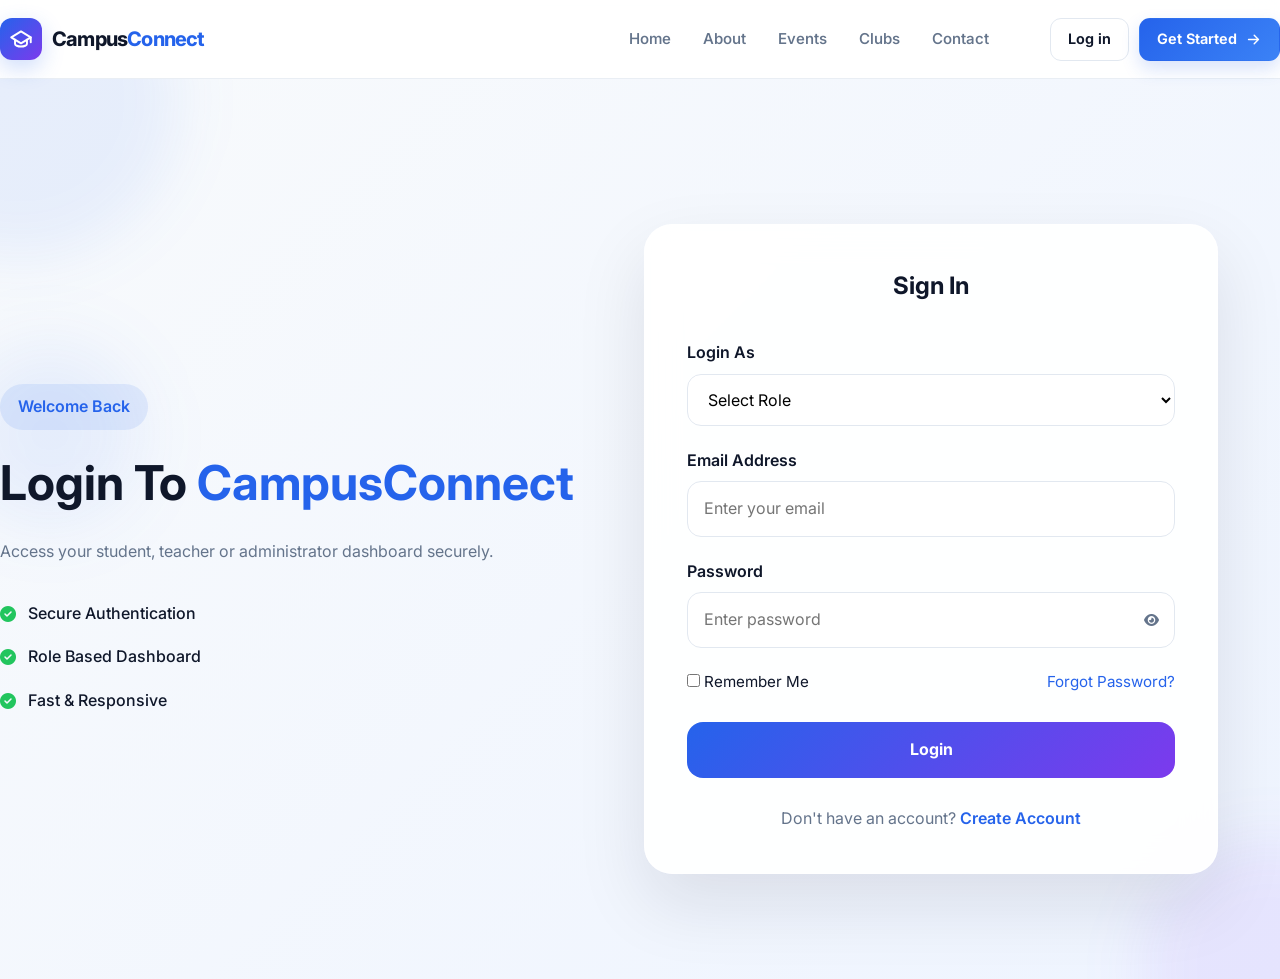
<file: login.html>
<!DOCTYPE html>
<html lang="en">

<head>

    <meta charset="UTF-8">

    <meta name="viewport" content="width=device-width, initial-scale=1.0">

    <title>Login | CampusConnect</title>

    <!-- Google Fonts -->

    <link rel="preconnect" href="https://fonts.googleapis.com">

    <link rel="preconnect" href="https://fonts.gstatic.com" crossorigin>

    <link href="https://fonts.googleapis.com/css2?family=Poppins:wght@300;400;500;600;700;800&display=swap"
        rel="stylesheet">

    <!-- Font Awesome -->

    <link rel="stylesheet" href="https://cdnjs.cloudflare.com/ajax/libs/font-awesome/6.7.2/css/all.min.css">

    <!-- CSS -->

    <link rel="stylesheet" href="assets/css/style.css">

    <link rel="stylesheet" href="assets/css/login.css">

</head>

<body>

    <!-- Navbar -->

    <div id="navbar"></div>

    <main>

        <section class="login">

            <div class="container">

                <div class="login__wrapper">

                    <!-- Left Side -->

                    <div class="login__content" data-aos="fade-right">

                        <span class="login__badge">

                            Welcome Back

                        </span>

                        <h1 class="login__title">

                            Login To

                            <span>CampusConnect</span>

                        </h1>

                        <p class="login__description">

                            Access your student,
                            teacher or administrator
                            dashboard securely.

                        </p>

                        <ul class="login__features">

                            <li>

                                <i class="fa-solid fa-circle-check"></i>

                                Secure Authentication

                            </li>

                            <li>

                                <i class="fa-solid fa-circle-check"></i>

                                Role Based Dashboard

                            </li>

                            <li>

                                <i class="fa-solid fa-circle-check"></i>

                                Fast & Responsive

                            </li>

                        </ul>

                    </div>

                    <!-- Right Side -->

                    <div class="login__card" data-aos="fade-left">

                        <h2>

                            Sign In

                        </h2>

                        <form id="loginForm">

                            <!-- Role -->

                            <div class="form-group">

                                <label>

                                    Login As

                                </label>

                                <select id="role" required>

                                    <option value="">

                                        Select Role

                                    </option>

                                    <option value="student">

                                        Student

                                    </option>

                                    <option value="teacher">

                                        Teacher

                                    </option>

                                    <option value="admin">

                                        Administrator

                                    </option>

                                </select>

                            </div>

                            <!-- Email -->

                            <div class="form-group">

                                <label>

                                    Email Address

                                </label>

                                <input type="email" id="email" placeholder="Enter your email" required>

                            </div>

                            <!-- Password -->

                            <div class="form-group">

                                <label>

                                    Password

                                </label>

                                <div class="password-box">

                                    <input type="password" id="password" placeholder="Enter password" required>

                                    <button type="button" id="togglePassword">

                                        <i class="fa-solid fa-eye"></i>

                                    </button>

                                </div>

                            </div>

                            <!-- Remember -->

                            <div class="login__options">

                                <label>

                                    <input type="checkbox">

                                    Remember Me

                                </label>

                                <a href="#">

                                    Forgot Password?

                                </a>

                            </div>

                            <!-- Button -->

                            <button class="login-btn" type="submit">

                                Login

                            </button>

                            <!-- Signup -->

                            <p class="signup-link">

                                Don't have an account?

                                <a href="signup.html">

                                    Create Account

                                </a>

                            </p>

                        </form>

                    </div>

                </div>

            </div>

        </section>

    </main>

    <!-- JavaScript -->

    <script src="assets/js/app.js"></script>

    <script src="assets/js/login.js"></script>

</body>

</html>
</file>
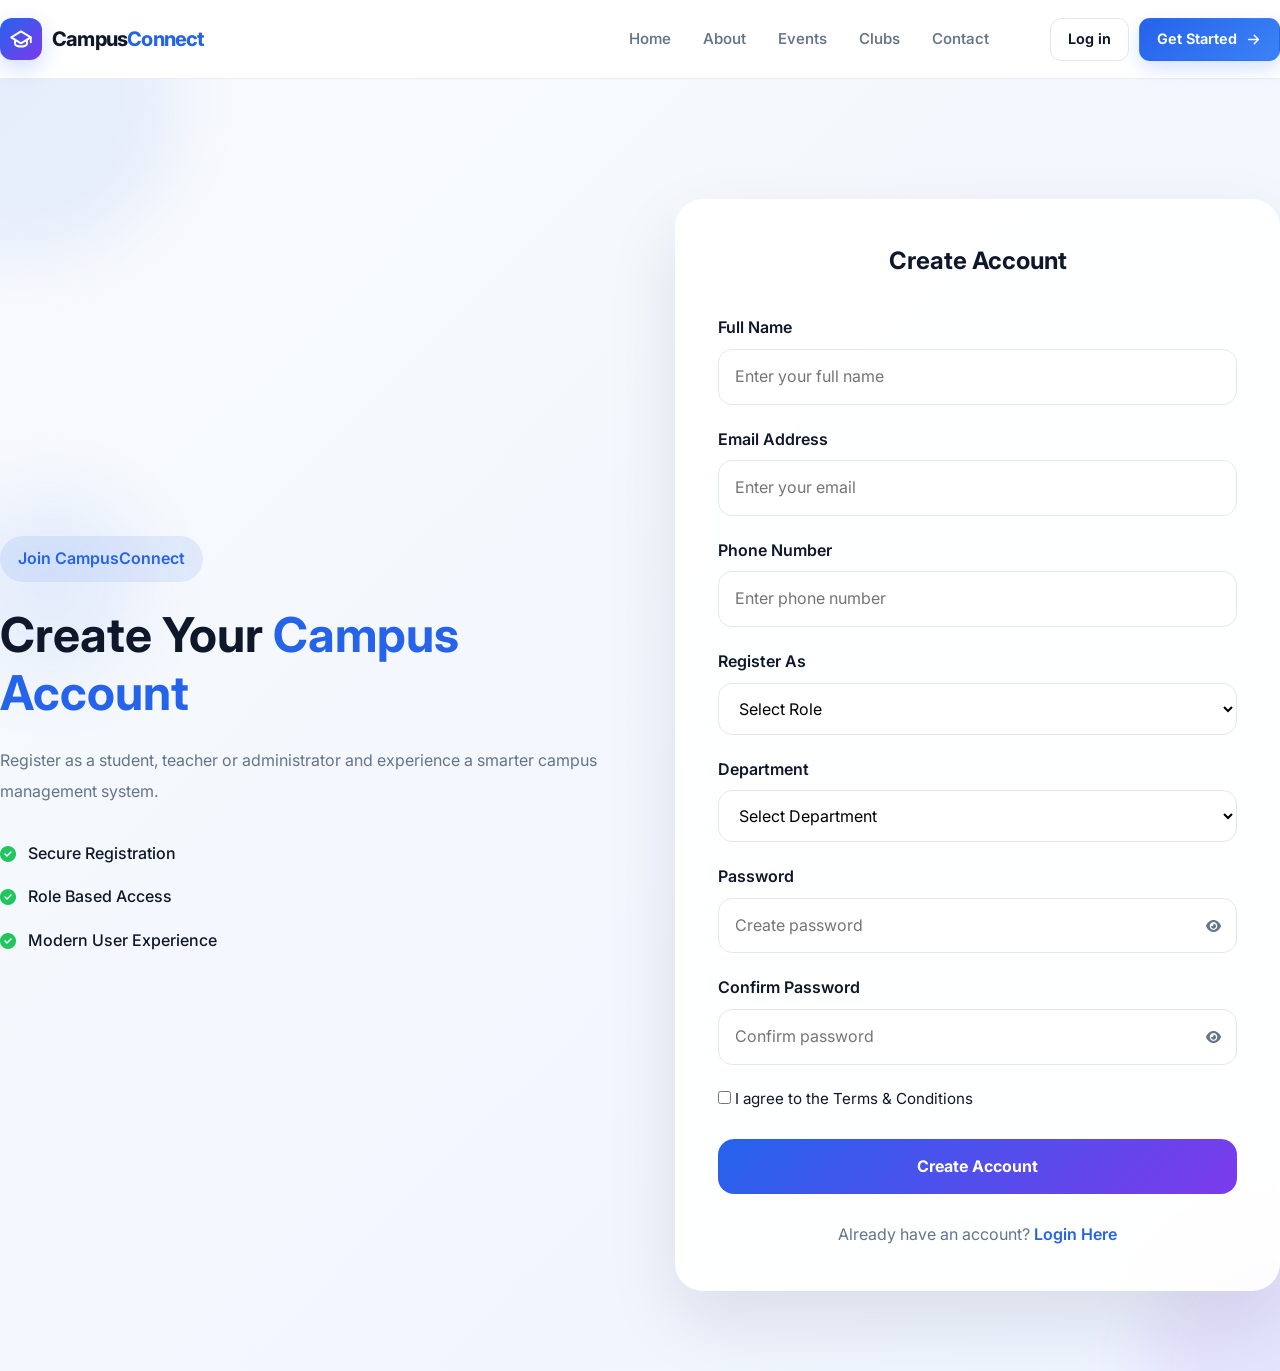
<file: signup.html>
<!DOCTYPE html>
<html lang="en">

<head>

    <meta charset="UTF-8">

    <meta name="viewport" content="width=device-width, initial-scale=1.0">

    <title>Sign Up | CampusConnect</title>

    <!-- Google Fonts -->

    <link rel="preconnect" href="https://fonts.googleapis.com">

    <link rel="preconnect" href="https://fonts.gstatic.com" crossorigin>

    <link href="https://fonts.googleapis.com/css2?family=Poppins:wght@300;400;500;600;700;800&display=swap"
        rel="stylesheet">

    <!-- Font Awesome -->

    <link rel="stylesheet" href="https://cdnjs.cloudflare.com/ajax/libs/font-awesome/6.7.2/css/all.min.css">

    <!-- CSS -->

    <link rel="stylesheet" href="assets/css/style.css">

    <link rel="stylesheet" href="assets/css/signup.css">

</head>

<body>

    <!-- Navbar -->

    <div id="navbar"></div>

    <main>

        <section class="signup">

            <div class="container">

                <div class="signup__wrapper">

                    <!-- LEFT CONTENT -->

                    <div class="signup__content" data-aos="fade-right">

                        <span class="signup__badge">

                            Join CampusConnect

                        </span>

                        <h1 class="signup__title">

                            Create Your

                            <span>Campus Account</span>

                        </h1>

                        <p class="signup__description">

                            Register as a student,
                            teacher or administrator
                            and experience a smarter
                            campus management system.

                        </p>

                        <ul class="signup__features">

                            <li>

                                <i class="fa-solid fa-circle-check"></i>

                                Secure Registration

                            </li>

                            <li>

                                <i class="fa-solid fa-circle-check"></i>

                                Role Based Access

                            </li>

                            <li>

                                <i class="fa-solid fa-circle-check"></i>

                                Modern User Experience

                            </li>

                        </ul>

                    </div>

                    <!-- RIGHT CONTENT -->

                    <div class="signup__card" data-aos="fade-left">

                        <h2>

                            Create Account

                        </h2>

                        <form id="signupForm">

                            <!-- Full Name -->

                            <div class="form-group">

                                <label>

                                    Full Name

                                </label>

                                <input type="text" id="fullName" placeholder="Enter your full name" required>

                            </div>

                            <!-- Email -->

                            <div class="form-group">

                                <label>

                                    Email Address

                                </label>

                                <input type="email" id="email" placeholder="Enter your email" required>

                            </div>

                            <!-- Phone -->

                            <div class="form-group">

                                <label>

                                    Phone Number

                                </label>

                                <input type="tel" id="phone" placeholder="Enter phone number" required>

                            </div>

                            <!-- Role -->

                            <div class="form-group">

                                <label>

                                    Register As

                                </label>

                                <select id="role" required>

                                    <option value="">

                                        Select Role

                                    </option>

                                    <option value="student">

                                        Student

                                    </option>

                                    <option value="teacher">

                                        Teacher

                                    </option>

                                    <option value="admin">

                                        Administrator

                                    </option>

                                </select>

                            </div>

                            <!-- Department -->

                            <div class="form-group">

                                <label>

                                    Department

                                </label>

                                <select id="department" required>

                                    <option value="">

                                        Select Department

                                    </option>

                                    <option>

                                        Computer Science

                                    </option>

                                    <option>

                                        Information Technology

                                    </option>

                                    <option>

                                        Artificial Intelligence

                                    </option>

                                    <option>

                                        Electronics

                                    </option>

                                    <option>

                                        Mechanical

                                    </option>

                                    <option>

                                        Civil

                                    </option>

                                </select>

                            </div>

                            <!-- Password -->

                            <div class="form-group">

                                <label>

                                    Password

                                </label>

                                <div class="password-box">

                                    <input type="password" id="password" placeholder="Create password" required>

                                    <button type="button" id="togglePassword">

                                        <i class="fa-solid fa-eye"></i>

                                    </button>

                                </div>

                            </div>

                            <!-- Confirm Password -->

                            <div class="form-group">

                                <label>

                                    Confirm Password

                                </label>

                                <div class="password-box">

                                    <input type="password" id="confirmPassword" placeholder="Confirm password" required>

                                    <button type="button" id="toggleConfirmPassword">

                                        <i class="fa-solid fa-eye"></i>

                                    </button>

                                </div>

                            </div>

                            <!-- Terms -->

                            <div class="signup__options">

                                <label>

                                    <input type="checkbox" id="terms" required>

                                    I agree to the Terms &
                                    Conditions

                                </label>

                            </div>

                            <!-- Button -->

                            <button class="signup-btn" type="submit">

                                Create Account

                            </button>

                            <!-- Login Link -->

                            <p class="login-link">

                                Already have an account?

                                <a href="login.html">

                                    Login Here

                                </a>

                            </p>

                        </form>

                    </div>

                </div>

            </div>

        </section>

    </main>

    <!-- JavaScript -->

    <script src="assets/js/app.js"></script>

    <script src="assets/js/signup.js"></script>

</body>

</html>
</file>
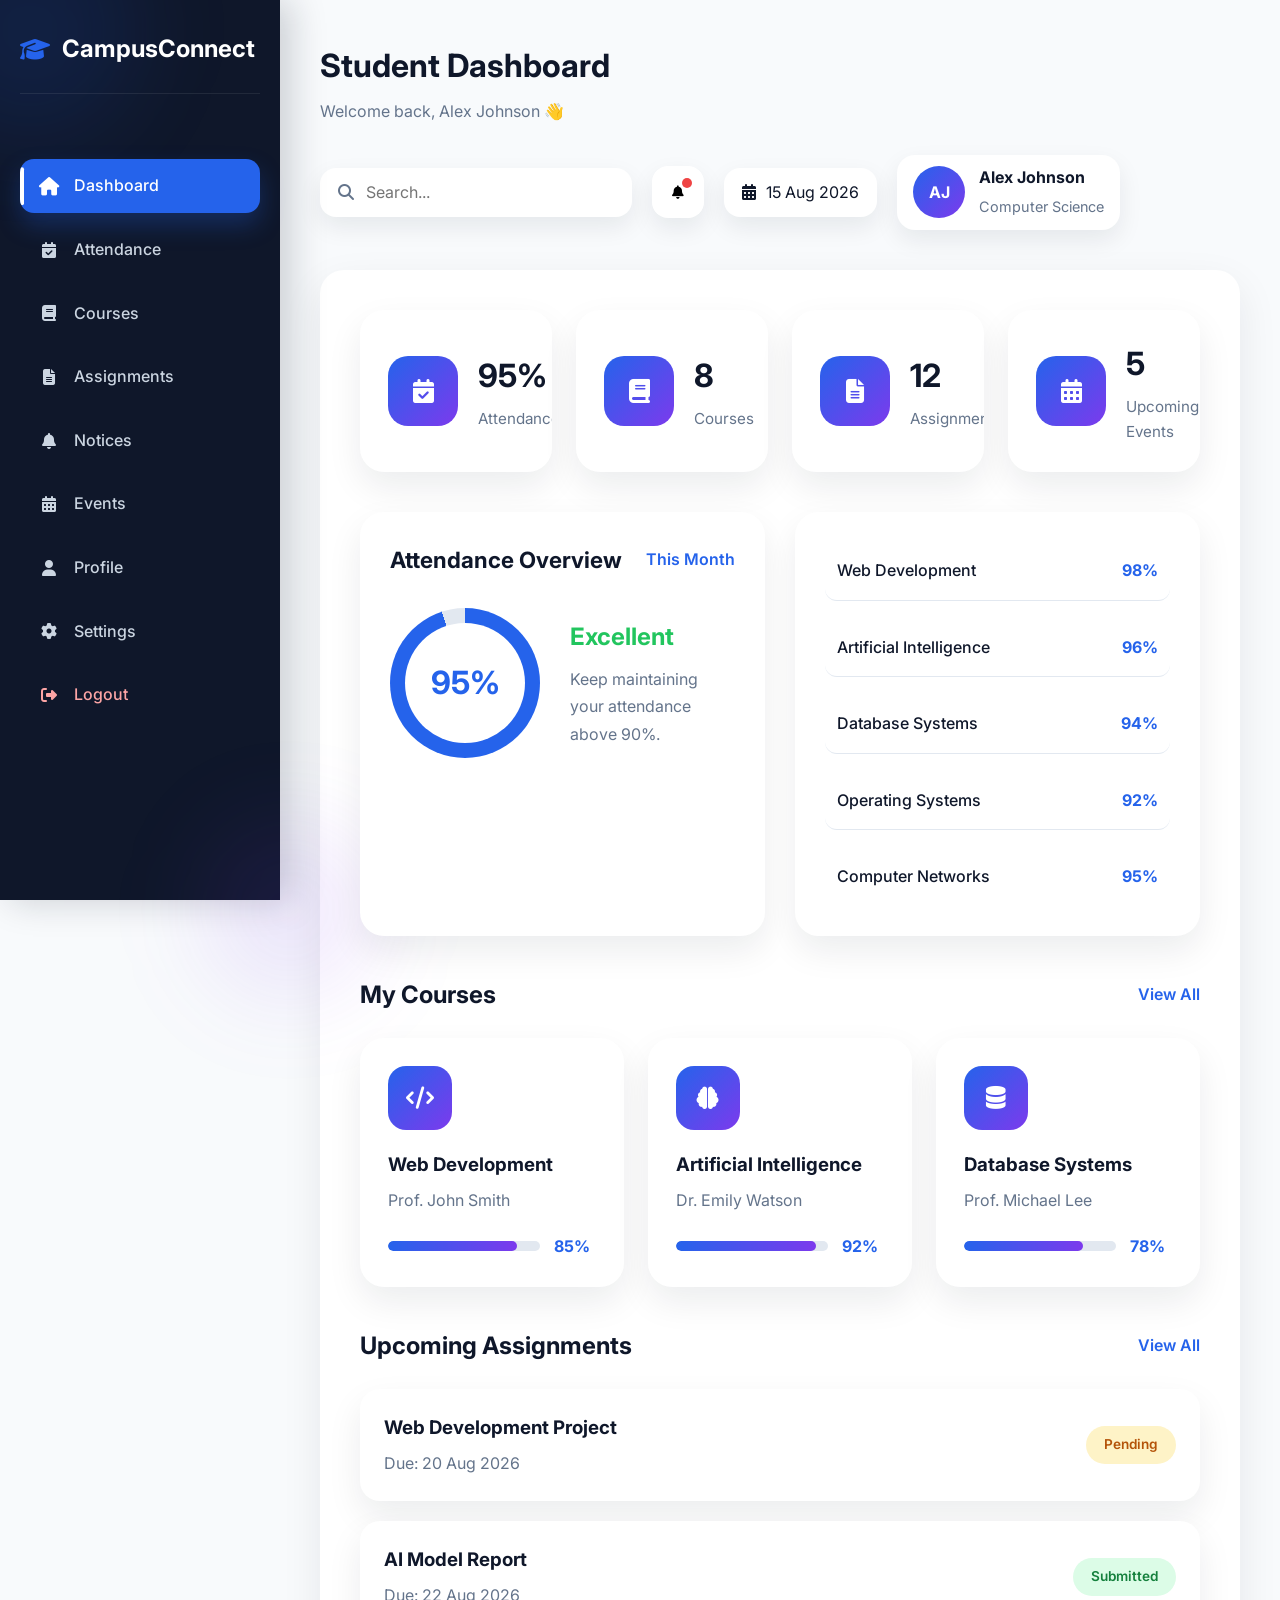
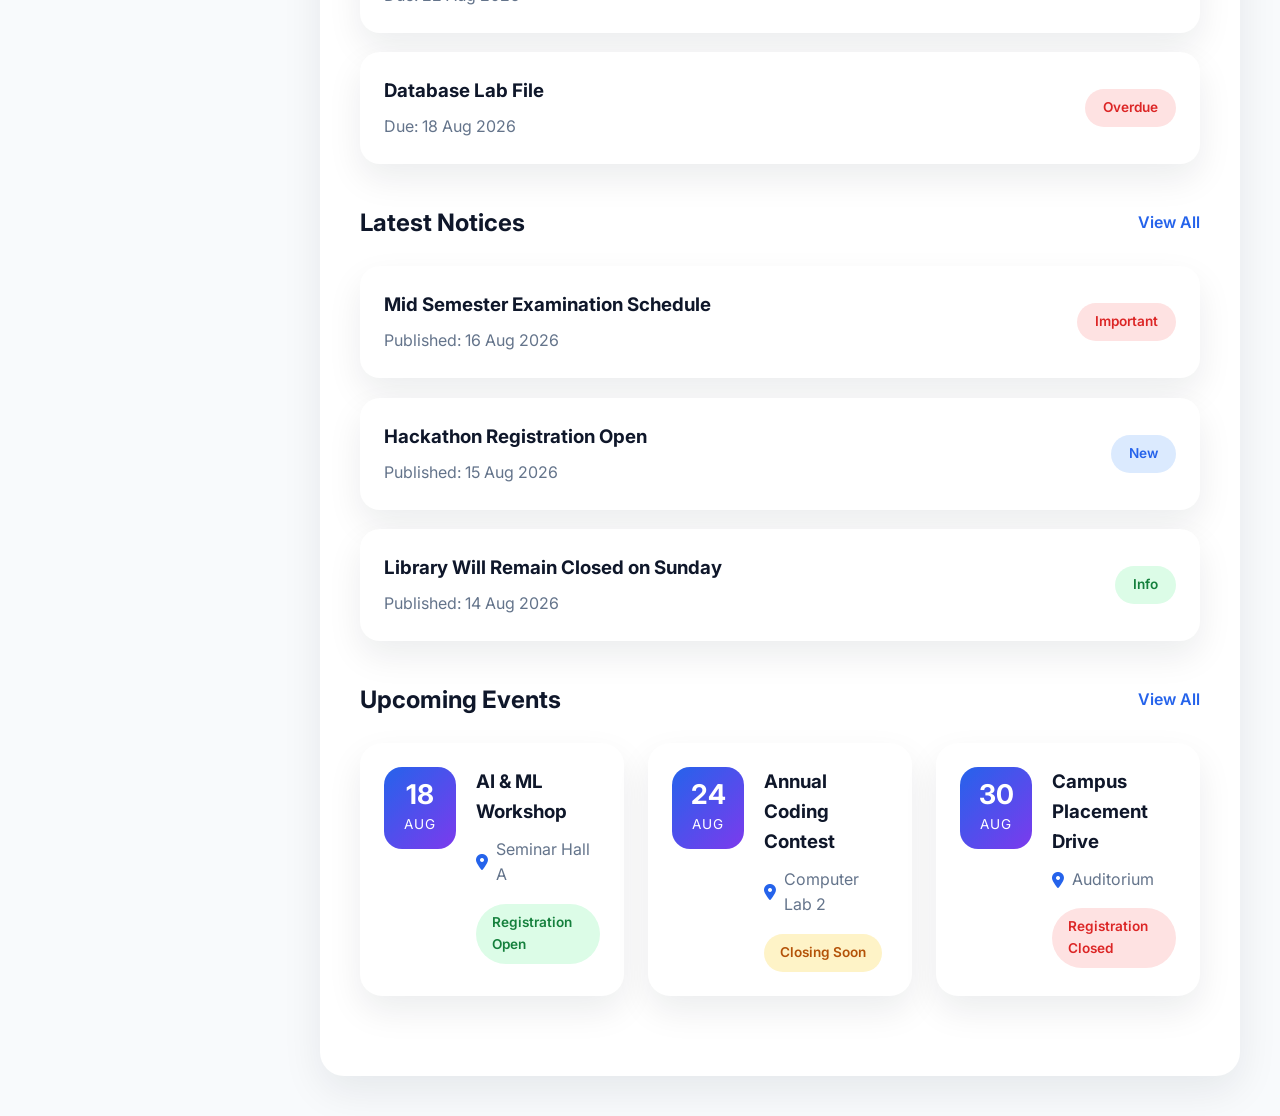
<file: student.html>
<!DOCTYPE html>
<html lang="en">

<head>

    <meta charset="UTF-8">

    <meta name="viewport" content="width=device-width, initial-scale=1.0">

    <title>Student Dashboard | CampusConnect</title>

    <!-- Google Fonts -->

    <link rel="preconnect" href="https://fonts.googleapis.com">

    <link rel="preconnect" href="https://fonts.gstatic.com" crossorigin>

    <link href="https://fonts.googleapis.com/css2?family=Poppins:wght@300;400;500;600;700;800&display=swap"
        rel="stylesheet">

    <!-- Font Awesome -->

    <link rel="stylesheet" href="https://cdnjs.cloudflare.com/ajax/libs/font-awesome/6.7.2/css/all.min.css">

    <!-- CSS -->

    <link rel="stylesheet" href="assets/css/style.css">

    <link rel="stylesheet" href="assets/css/student.css">

</head>

<body>

    <div class="dashboard">

        <!-- Sidebar -->
        <button class="sidebar-toggle" id="sidebarToggle" aria-label="Open Menu">

            <i class="fa-solid fa-bars"></i>

        </button>

        <aside class="sidebar">

            <div class="sidebar__logo">

                <i class="fa-solid fa-graduation-cap"></i>

                <span>CampusConnect</span>

            </div>

            <nav class="sidebar__menu">

                <a href="#" class="active">
                    <i class="fa-solid fa-house"></i>
                    Dashboard
                </a>

                <a href="#">
                    <i class="fa-solid fa-calendar-check"></i>
                    Attendance
                </a>

                <a href="#">
                    <i class="fa-solid fa-book"></i>
                    Courses
                </a>

                <a href="#">
                    <i class="fa-solid fa-file-lines"></i>
                    Assignments
                </a>

                <a href="#">
                    <i class="fa-solid fa-bell"></i>
                    Notices
                </a>

                <a href="#">
                    <i class="fa-solid fa-calendar-days"></i>
                    Events
                </a>

                <a href="#">
                    <i class="fa-solid fa-user"></i>
                    Profile
                </a>

                <a href="#">
                    <i class="fa-solid fa-gear"></i>
                    Settings
                </a>

                <a href="login.html">
                    <i class="fa-solid fa-right-from-bracket"></i>
                    Logout
                </a>

            </nav>

        </aside>

        <div class="sidebar-overlay" id="sidebarOverlay"></div>

        <!-- Main Content -->

        <main class="dashboard__main">

            <header class="dashboard__header">

                <div class="dashboard__header-left">

                    <div>

                        <h1>Student Dashboard</h1>

                        <p>

                            Welcome back, Alex Johnson 👋

                        </p>

                    </div>

                </div>

                <div class="dashboard__header-right">

                    <!-- Search -->

                    <div class="dashboard-search">

                        <i class="fa-solid fa-magnifying-glass"></i>

                        <input type="text" placeholder="Search..." aria-label="Search dashboard">

                    </div>

                    <!-- Notifications -->

                    <button class="dashboard-icon" aria-label="Notifications">

                        <i class="fa-solid fa-bell"></i>

                        <span class="notification-dot"></span>

                    </button>

                    <!-- Date -->

                    <div class="dashboard-date">

                        <i class="fa-solid fa-calendar-days"></i>

                        <span>15 Aug 2026</span>

                    </div>

                    <!-- Profile -->

                    <div class="dashboard-profile">

                        <div class="dashboard-avatar" aria-label="User Avatar">

                            AJ

                        </div>

                        <div>

                            <h4>

                                Alex Johnson

                            </h4>

                            <span>

                                Computer Science

                            </span>

                        </div>

                    </div>

                </div>

            </header>

            <section class="dashboard__content">

                <!-- =====================================
            DASHBOARD STATS
    ====================================== -->

                <div class="dashboard-stats">

                    <!-- Attendance -->

                    <div class="stat-box">

                        <div class="stat-box__icon">

                            <i class="fa-solid fa-calendar-check"></i>

                        </div>

                        <div class="stat-box__content">

                            <h3>95%</h3>

                            <p>Attendance</p>

                        </div>

                    </div>

                    <!-- Courses -->

                    <div class="stat-box">

                        <div class="stat-box__icon">

                            <i class="fa-solid fa-book"></i>

                        </div>

                        <div class="stat-box__content">

                            <h3>8</h3>

                            <p>Courses</p>

                        </div>

                    </div>

                    <!-- Assignments -->

                    <div class="stat-box">

                        <div class="stat-box__icon">

                            <i class="fa-solid fa-file-lines"></i>

                        </div>

                        <div class="stat-box__content">

                            <h3>12</h3>

                            <p>Assignments</p>

                        </div>

                    </div>

                    <!-- Events -->

                    <div class="stat-box">

                        <div class="stat-box__icon">

                            <i class="fa-solid fa-calendar-days"></i>

                        </div>

                        <div class="stat-box__content">

                            <h3>5</h3>

                            <p>Upcoming Events</p>

                        </div>

                    </div>

                </div>

                <!-- =====================================
        ATTENDANCE WIDGET
===================================== -->

                <div class="attendance-widget">

                    <!-- Left Side -->

                    <div class="attendance-card">

                        <div class="attendance-card__header">

                            <h2>

                                Attendance Overview

                            </h2>

                            <span>

                                This Month

                            </span>

                        </div>

                        <div class="attendance-progress">

                            <div class="progress-circle">

                                <span>

                                    95%

                                </span>

                            </div>

                            <div class="attendance-info">

                                <h3>

                                    Excellent

                                </h3>

                                <p>

                                    Keep maintaining your
                                    attendance above 90%.

                                </p>

                            </div>

                        </div>

                    </div>

                    <!-- Right Side -->

                    <div class="attendance-subjects">

                        <div class="subject-row">

                            <span>Web Development</span>

                            <strong>98%</strong>

                        </div>

                        <div class="subject-row">

                            <span>Artificial Intelligence</span>

                            <strong>96%</strong>

                        </div>

                        <div class="subject-row">

                            <span>Database Systems</span>

                            <strong>94%</strong>

                        </div>

                        <div class="subject-row">

                            <span>Operating Systems</span>

                            <strong>92%</strong>

                        </div>

                        <div class="subject-row">

                            <span>Computer Networks</span>

                            <strong>95%</strong>

                        </div>

                    </div>

                </div>

                <!-- =====================================
        COURSES SECTION
===================================== -->

                <div class="courses-widget">

                    <div class="widget-header">

                        <h2>My Courses</h2>

                        <a href="#">View All</a>

                    </div>

                    <div class="courses-grid">

                        <!-- Course 1 -->

                        <div class="course-card">

                            <div class="course-card__icon">

                                <i class="fa-solid fa-code"></i>

                            </div>

                            <h3>Web Development</h3>

                            <p>Prof. John Smith</p>

                            <div class="course-progress">

                                <div class="course-progress__bar">

                                    <span style="width:85%"></span>

                                </div>

                                <strong>85%</strong>

                            </div>

                        </div>

                        <!-- Course 2 -->

                        <div class="course-card">

                            <div class="course-card__icon">

                                <i class="fa-solid fa-brain"></i>

                            </div>

                            <h3>Artificial Intelligence</h3>

                            <p>Dr. Emily Watson</p>

                            <div class="course-progress">

                                <div class="course-progress__bar">

                                    <span style="width:92%"></span>

                                </div>

                                <strong>92%</strong>

                            </div>

                        </div>

                        <!-- Course 3 -->

                        <div class="course-card">

                            <div class="course-card__icon">

                                <i class="fa-solid fa-database"></i>

                            </div>

                            <h3>Database Systems</h3>

                            <p>Prof. Michael Lee</p>

                            <div class="course-progress">

                                <div class="course-progress__bar">

                                    <span style="width:78%"></span>

                                </div>

                                <strong>78%</strong>

                            </div>

                        </div>

                    </div>

                </div>

                <!-- =====================================
        ASSIGNMENTS SECTION
===================================== -->

                <div class="assignments-widget">

                    <div class="widget-header">

                        <h2>Upcoming Assignments</h2>

                        <a href="#">View All</a>

                    </div>

                    <div class="assignments-list">

                        <!-- Assignment 1 -->

                        <div class="assignment-card">

                            <div class="assignment-info">

                                <h3>Web Development Project</h3>

                                <p>Due: 20 Aug 2026</p>

                            </div>

                            <span class="assignment-status pending">

                                Pending

                            </span>

                        </div>

                        <!-- Assignment 2 -->

                        <div class="assignment-card">

                            <div class="assignment-info">

                                <h3>AI Model Report</h3>

                                <p>Due: 22 Aug 2026</p>

                            </div>

                            <span class="assignment-status submitted">

                                Submitted

                            </span>

                        </div>

                        <!-- Assignment 3 -->

                        <div class="assignment-card">

                            <div class="assignment-info">

                                <h3>Database Lab File</h3>

                                <p>Due: 18 Aug 2026</p>

                            </div>

                            <span class="assignment-status overdue">

                                Overdue

                            </span>

                        </div>

                    </div>

                </div>

                <!-- =====================================
        NOTICES SECTION
===================================== -->

                <div class="notices-widget">

                    <div class="widget-header">

                        <h2>Latest Notices</h2>

                        <a href="#">View All</a>

                    </div>

                    <div class="notices-list">

                        <!-- Notice 1 -->

                        <div class="notice-card">

                            <div class="notice-info">

                                <h3>Mid Semester Examination Schedule</h3>

                                <p>Published: 16 Aug 2026</p>

                            </div>

                            <span class="notice-badge important">

                                Important

                            </span>

                        </div>

                        <!-- Notice 2 -->

                        <div class="notice-card">

                            <div class="notice-info">

                                <h3>Hackathon Registration Open</h3>

                                <p>Published: 15 Aug 2026</p>

                            </div>

                            <span class="notice-badge new">

                                New

                            </span>

                        </div>

                        <!-- Notice 3 -->

                        <div class="notice-card">

                            <div class="notice-info">

                                <h3>Library Will Remain Closed on Sunday</h3>

                                <p>Published: 14 Aug 2026</p>

                            </div>

                            <span class="notice-badge info">

                                Info

                            </span>

                        </div>

                    </div>

                </div>

                <!-- =====================================
        EVENTS SECTION
===================================== -->

                <div class="events-widget">

                    <div class="widget-header">

                        <h2>Upcoming Events</h2>

                        <a href="#">View All</a>

                    </div>

                    <div class="events-grid">

                        <!-- Event 1 -->

                        <div class="event-card">

                            <div class="event-date">

                                <span class="day">18</span>

                                <span class="month">AUG</span>

                            </div>

                            <div class="event-content">

                                <h3>AI & ML Workshop</h3>

                                <p>

                                    <i class="fa-solid fa-location-dot" aria-hidden="true"></i>

                                    Seminar Hall A

                                </p>

                                <span class="event-status open">

                                    Registration Open

                                </span>

                            </div>

                        </div>

                        <!-- Event 2 -->

                        <div class="event-card">

                            <div class="event-date">

                                <span class="day">24</span>

                                <span class="month">AUG</span>

                            </div>

                            <div class="event-content">

                                <h3>Annual Coding Contest</h3>

                                <p>

                                    <i class="fa-solid fa-location-dot" aria-hidden="true"></i>

                                    Computer Lab 2

                                </p>

                                <span class="event-status closing">

                                    Closing Soon

                                </span>

                            </div>

                        </div>

                        <!-- Event 3 -->

                        <div class="event-card">

                            <div class="event-date">

                                <span class="day">30</span>

                                <span class="month">AUG</span>

                            </div>

                            <div class="event-content">

                                <h3>Campus Placement Drive</h3>

                                <p>

                                    <i class="fa-solid fa-location-dot" aria-hidden="true"></i>

                                    Auditorium

                                </p>

                                <span class="event-status closed">

                                    Registration Closed

                                </span>

                            </div>

                        </div>

                    </div>

                </div>

            </section>

        </main>

    </div>

    <script src="assets/js/student.js"></script>

</body>

</html>
</file>
<file: assets/css/style.css>
/* =========================================
   CAMPUSCONNECT DESIGN SYSTEM
   Version : 1.0
========================================= */

/* Google Font */
@import url('https://fonts.googleapis.com/css2?family=Inter:wght@100..900&display=swap');

/* Reset */

*,
*::before,
*::after {
    margin: 0;
    padding: 0;
    box-sizing: border-box;
}

html {
    scroll-behavior: smooth;
}

body {
    font-family: 'Inter', sans-serif;
}

:root {

    /* Primary */

    --primary: #2563EB;
    --primary-dark: #1D4ED8;
    --primary-light: #60A5FA;

    /* Secondary */

    --secondary: #7C3AED;

    /* Accent */

    --accent: #06B6D4;

    /* Success */

    --success: #22C55E;

    /* Warning */

    --warning: #F59E0B;

    /* Danger */

    --danger: #EF4444;

    /* Background */

    --background: #F8FAFC;

    --surface: #FFFFFF;

    --surface-2: #F1F5F9;

    /* Text */

    --text: #0F172A;

    --text-light: #64748B;

    /* Border */

    --border: #E2E8F0;

}

:root {

    --radius-sm: 8px;

    --radius-md: 12px;

    --radius-lg: 20px;

    --radius-xl: 32px;

}

:root {

    --shadow-sm:
        0 2px 8px rgba(0, 0, 0, .05);

    --shadow-md:
        0 10px 30px rgba(0, 0, 0, .08);

    --shadow-lg:
        0 20px 60px rgba(0, 0, 0, .15);

}

:root {

    --transition: .35s ease;

}

body {

    background: var(--background);

    color: var(--text);

    line-height: 1.6;

    overflow-x: hidden;

}

img {

    display: block;

    width: 100%;

}

a {

    color: inherit;

    text-decoration: none;

}

ul {

    list-style: none;

}

button {

    cursor: pointer;

    border: none;

    outline: none;

}

input,
textarea,
select {

    outline: none;

    border: none;

    font-family: inherit;

}

/* =========================================
   CAMPUSCONNECT NAVIGATION
========================================= */

.site-header {
    position: sticky;
    top: 0;
    left: 0;
    width: 100%;
    z-index: 1000;

    background: rgba(255, 255, 255, 0.88);
    border-bottom: 1px solid rgba(226, 232, 240, 0.75);

    backdrop-filter: blur(18px);
    -webkit-backdrop-filter: blur(18px);

    transition:
        background-color var(--transition),
        box-shadow var(--transition),
        border-color var(--transition);
}


/* Navbar after scrolling */

.site-header.scrolled {
    background: rgba(255, 255, 255, 0.96);

    border-bottom-color: rgba(226, 232, 240, 0.95);

    box-shadow:
        0 8px 30px rgba(15, 23, 42, 0.06);
}


/* Main navbar */

.navbar {
    min-height: 78px;

    display: flex;
    align-items: center;
    justify-content: space-between;

    gap: 32px;
}


/* =========================================
   BRAND
========================================= */

.navbar__brand {
    display: inline-flex;
    align-items: center;

    gap: 10px;

    flex-shrink: 0;
}


/* Logo */

.navbar__logo {
    width: 42px;
    height: 42px;

    display: grid;
    place-items: center;

    color: #ffffff;

    background:
        linear-gradient(135deg,
            var(--primary),
            var(--secondary));

    border-radius: 12px;

    box-shadow:
        0 8px 22px rgba(37, 99, 235, 0.22);

    transition:
        transform var(--transition),
        box-shadow var(--transition);
}


.navbar__brand:hover .navbar__logo {
    transform: translateY(-2px) rotate(-3deg);

    box-shadow:
        0 12px 28px rgba(37, 99, 235, 0.28);
}


/* Brand text */

.navbar__brand-name {
    color: var(--text);

    font-size: 1.25rem;
    font-weight: 750;

    letter-spacing: -0.04em;
}


.navbar__brand-name span {
    color: var(--primary);
}


/* =========================================
   NAVIGATION MENU
========================================= */

.navbar__menu {
    flex: 1;

    display: flex;
    align-items: center;
    justify-content: flex-end;

    gap: 48px;
}


/* Links wrapper */

.navbar__links {
    display: flex;
    align-items: center;

    gap: 6px;
}


/* Individual link */

.navbar__link {
    position: relative;

    display: inline-flex;
    align-items: center;

    padding: 10px 13px;

    color: var(--text-light);

    font-size: 0.94rem;
    font-weight: 550;

    border-radius: 9px;

    transition:
        color 0.25s ease,
        background-color 0.25s ease;
}


.navbar__link:hover {
    color: var(--primary);

    background: rgba(37, 99, 235, 0.06);
}


/* Animated underline */

.navbar__link::after {
    content: "";

    position: absolute;

    left: 50%;
    bottom: 4px;

    width: 0;
    height: 2px;

    background: var(--primary);

    border-radius: 100px;

    transform: translateX(-50%);

    transition: width 0.25s ease;
}


.navbar__link:hover::after,
.navbar__link.active::after {
    width: 18px;
}


.navbar__link.active {
    color: var(--primary);
}


/* =========================================
   NAVBAR ACTIONS
========================================= */

.navbar__actions {
    display: flex;
    align-items: center;

    gap: 10px;
}


/* Common button */

.btn {
    min-height: 43px;

    display: inline-flex;
    align-items: center;
    justify-content: center;

    gap: 8px;

    padding: 0 17px;

    border-radius: 11px;

    font-size: 0.9rem;
    font-weight: 650;

    white-space: nowrap;

    transition:
        transform 0.25s ease,
        background-color 0.25s ease,
        color 0.25s ease,
        border-color 0.25s ease,
        box-shadow 0.25s ease;
}


/* Login */

.btn--login {
    color: var(--text);

    background: transparent;

    border: 1px solid var(--border);
}


.btn--login:hover {
    color: var(--primary);

    background: #ffffff;

    border-color: rgba(37, 99, 235, 0.28);

    transform: translateY(-1px);

    box-shadow:
        0 8px 20px rgba(15, 23, 42, 0.06);
}


/* Primary */

.btn--primary {
    color: #ffffff;

    background:
        linear-gradient(135deg,
            var(--primary),
            #3b82f6);

    border: 1px solid transparent;

    box-shadow:
        0 8px 18px rgba(37, 99, 235, 0.18);
}


.btn--primary:hover {
    background:
        linear-gradient(135deg,
            var(--primary-dark),
            var(--primary));

    transform: translateY(-2px);

    box-shadow:
        0 12px 24px rgba(37, 99, 235, 0.24);
}


.btn--primary svg {
    transition: transform 0.25s ease;
}


.btn--primary:hover svg {
    transform: translateX(3px);
}


/* =========================================
   MOBILE MENU BUTTON
========================================= */

.navbar__toggle {
    width: 44px;
    height: 44px;

    display: none;

    align-items: center;
    justify-content: center;
    flex-direction: column;

    gap: 5px;

    background: #ffffff;

    border: 1px solid var(--border);

    border-radius: 11px;

    box-shadow:
        0 4px 12px rgba(15, 23, 42, 0.04);
}


.navbar__toggle span {
    width: 19px;
    height: 2px;

    background: var(--text);

    border-radius: 20px;

    transition:
        transform 0.3s ease,
        opacity 0.3s ease;
}


/* Hamburger → X */

.navbar__toggle.active span:nth-child(1) {
    transform: translateY(7px) rotate(45deg);
}


.navbar__toggle.active span:nth-child(2) {
    opacity: 0;
}


.navbar__toggle.active span:nth-child(3) {
    transform: translateY(-7px) rotate(-45deg);
}


/* =========================================
   KEYBOARD ACCESSIBILITY
========================================= */

.navbar a:focus-visible,
.navbar button:focus-visible {
    outline: 3px solid rgba(37, 99, 235, 0.22);

    outline-offset: 3px;
}


/* =========================================
   TABLET / MOBILE
========================================= */

@media (max-width: 900px) {

    .navbar {
        min-height: 72px;
    }


    .navbar__toggle {
        display: flex;
    }


    .navbar__menu {
        position: absolute;

        top: calc(100% + 10px);
        left: 4%;
        right: 4%;

        display: flex;
        flex-direction: column;
        align-items: stretch;

        gap: 20px;

        padding: 18px;

        background: rgba(255, 255, 255, 0.98);

        border: 1px solid var(--border);

        border-radius: 18px;

        box-shadow:
            0 24px 60px rgba(15, 23, 42, 0.14);

        backdrop-filter: blur(20px);
        -webkit-backdrop-filter: blur(20px);

        opacity: 0;
        visibility: hidden;

        transform: translateY(-10px) scale(0.98);

        transform-origin: top;

        transition:
            opacity 0.25s ease,
            visibility 0.25s ease,
            transform 0.25s ease;
    }


    .navbar__menu.active {
        opacity: 1;
        visibility: visible;

        transform: translateY(0) scale(1);
    }


    .navbar__links {
        flex-direction: column;
        align-items: stretch;

        gap: 3px;
    }


    .navbar__link {
        width: 100%;

        padding: 12px 13px;
    }


    .navbar__link::after {
        display: none;
    }


    .navbar__link.active {
        background: rgba(37, 99, 235, 0.07);
    }


    .navbar__actions {
        display: grid;

        grid-template-columns: 1fr 1fr;

        padding-top: 16px;

        border-top: 1px solid var(--border);
    }

}


/* =========================================
   SMALL MOBILE
========================================= */

@media (max-width: 480px) {

    .navbar__brand-name {
        font-size: 1.08rem;
    }


    .navbar__logo {
        width: 38px;
        height: 38px;
    }


    .navbar__logo svg {
        width: 23px;
        height: 23px;
    }


    .navbar__menu {
        left: 4%;
        right: 4%;
    }


    .navbar__actions {
        grid-template-columns: 1fr;
    }


    .btn {
        width: 100%;
    }

}


/* =========================================
   REDUCED MOTION ACCESSIBILITY
========================================= */

@media (prefers-reduced-motion: reduce) {

    *,
    *::before,
    *::after {
        scroll-behavior: auto !important;
        transition-duration: 0.01ms !important;
        animation-duration: 0.01ms !important;
        animation-iteration-count: 1 !important;
    }

}

/* =========================================
   COMMON SECTION
========================================= */

.section {
    padding: 100px 0;
}

/*=========================================
            HERO SECTION
==========================================*/

.hero {

    position: relative;

    padding: 120px 0 80px;

    overflow: hidden;

    background:
        linear-gradient(180deg,
            #ffffff 0%,
            #f8fbff 100%);

}

.hero__wrapper {

    display: grid;

    grid-template-columns:
        repeat(2, 1fr);

    align-items: center;

    gap: 70px;

}

.hero__badge {

    display: inline-block;

    padding: 10px 18px;

    border-radius: 999px;

    background: #EEF4FF;

    color: var(--primary);

    font-size: .9rem;

    font-weight: 600;

}

.hero__title {

    margin-top: 25px;

    font-size: 3.8rem;

    line-height: 1.15;

    font-weight: 800;

    color: var(--text);

}

.hero__title span {

    color: var(--primary);

}

.hero__description {

    margin-top: 25px;

    font-size: 1.05rem;

    line-height: 1.9;

    color: var(--text-light);

    max-width: 600px;

}

.hero__buttons {

    display: flex;

    gap: 18px;

    margin-top: 40px;

}

.hero-btn {

    display: inline-flex;

    align-items: center;

    justify-content: center;

    padding: 15px 32px;

    border-radius: 12px;

    font-weight: 600;

    transition:
        transform .35s,
        background .35s,
        box-shadow .35s;

}

.hero-btn--primary {

    background: var(--primary);

    color: #fff;

}

.hero-btn--primary:hover {

    transform: translateY(-3px);

    background: var(--primary-dark);

}

.hero-btn--secondary {

    border: 1px solid var(--border);

    background: #fff;

}

.hero-btn--secondary:hover {

    background: #f3f7ff;

}

.hero__stats {

    margin-top: 60px;

    display: grid;

    grid-template-columns:
        repeat(4, 1fr);

    gap: 18px;

}

.stat-card {

    background: #fff;

    padding: 22px;

    border-radius: 18px;

    text-align: center;

    box-shadow: var(--shadow-md);

}

.stat-card h2 {

    color: var(--primary);

    font-size: 2rem;

}

.stat-card p {

    margin-top: 8px;

    color: var(--text-light);

}

.dashboard-preview {

    background: #fff;

    border-radius: 24px;

    overflow: hidden;

    box-shadow:
        0 35px 80px rgba(37, 99, 235, .15);

}

.dashboard-header {

    display: flex;

    gap: 8px;

    padding: 18px;

    border-bottom: 1px solid var(--border);

}

.dashboard-header span {

    width: 12px;

    height: 12px;

    border-radius: 50%;

    background: #dbe4f3;

}

.dashboard-body {

    display: grid;

    grid-template-columns:
        90px 1fr;

    min-height: 420px;

}

.dashboard-sidebar {

    background: #f7f9fc;

    border-right: 1px solid var(--border);

}

.dashboard-content {

    display: grid;

    grid-template-columns:
        repeat(2, 1fr);

    gap: 20px;

    padding: 25px;

}

.dashboard-card {

    display: flex;

    align-items: center;

    justify-content: center;

    background: #f8fbff;

    border: 1px solid var(--border);

    border-radius: 18px;

    font-weight: 600;

    color: var(--text);

    min-height: 140px;

    transition: .35s;

}

.dashboard-card:hover {

    transform: translateY(-6px);

}

@media(max-width:992px) {

    .hero__wrapper {

        grid-template-columns: 1fr;

    }

    .hero {

        padding-top: 80px;

    }

    .hero__title {

        font-size: 3rem;

    }

    .hero__stats {

        grid-template-columns:
            repeat(2, 1fr);

    }

}

@media(max-width:600px) {

    .hero__title {

        font-size: 2.3rem;

    }

    .hero__buttons {

        flex-direction: column;

    }

    .hero__stats {

        grid-template-columns: 1fr;

    }

    .dashboard-content {

        grid-template-columns: 1fr;

    }

}

/*=========================================
        HERO LEFT IMPROVEMENTS
=========================================*/

.hero {

    min-height: calc(100vh - 78px);

    display: flex;
    align-items: center;

}


.hero__badge {

    display: inline-flex;

    align-items: center;

    gap: 10px;

    padding: 12px 22px;

    background: rgba(37, 99, 235, .08);

    border: 1px solid rgba(37, 99, 235, .12);

    border-radius: 999px;

    font-weight: 600;

    box-shadow: 0 8px 20px rgba(37, 99, 235, .08);

}


.hero__badge i {

    color: var(--primary);

    font-size: 1rem;

}


.hero__title {

    letter-spacing: -2px;

    max-width: 650px;

}


.hero__description {

    max-width: 560px;

}


.hero-btn {

    gap: 10px;

}


.hero-btn i {

    transition: .3s;

}


.hero-btn--primary:hover i {

    transform: translateX(5px);

}


.hero__buttons {

    margin-bottom: 50px;

}


.stat-card {

    transition: .35s;

    cursor: pointer;

}


.stat-card:hover {

    transform: translateY(-10px);

    box-shadow: 0 25px 50px rgba(37, 99, 235, .15);

}


.stat-card h2 {

    font-weight: 800;

}


.stat-card p {

    font-size: .95rem;

}

/*=========================================
        PREMIUM DASHBOARD
=========================================*/

.window-controls {
    display: flex;
    gap: 8px;
}

.window-controls span {
    width: 12px;
    height: 12px;
    border-radius: 50%;
}

.red {
    background: #FF5F57;
}

.yellow {
    background: #FEBC2E;
}

.green {
    background: #28C840;
}

.dashboard-title {
    margin-left: 20px;
    font-weight: 700;
    color: var(--text);
}

.dashboard-sidebar {
    display: flex;
    flex-direction: column;
    align-items: center;
    gap: 18px;
    padding: 20px 0;
}

.sidebar-item {
    width: 48px;
    height: 48px;
    border-radius: 14px;
    display: grid;
    place-items: center;
    color: var(--text-light);
    background: #ffffff;
    transition: all .3s ease;
    cursor: pointer;
}

.sidebar-item.active,
.sidebar-item:hover {
    background: var(--primary);
    color: #ffffff;
    transform: translateY(-2px);
}

.widget {
    background: #ffffff;
    border: 1px solid var(--border);
    border-radius: 18px;
    padding: 20px;
    box-shadow: var(--shadow-sm);
}

.widget h4 {
    margin-bottom: 15px;
}

.progress-ring {

    width: 100px;
    height: 100px;

    position: relative;

    display: flex;
    align-items: center;
    justify-content: center;

    border-radius: 50%;

    background:
        conic-gradient(var(--primary) 95%,
            #E5E7EB 95%);

    font-size: 1.15rem;
    font-weight: 700;
    color: var(--primary);

    isolation: isolate;

}

.progress-ring::before {

    content: "";

    position: absolute;

    width: 72px;
    height: 72px;

    border-radius: 50%;

    background: #ffffff;

    z-index: 1;

}

.progress-ring::after {

    content: "95%";

    position: absolute;

    z-index: 2;

    font-size: 1.1rem;
    font-weight: 700;

    color: var(--primary);

}

.avatar {
    width: 70px;
    height: 70px;
    margin: 0 auto 15px;
    border-radius: 50%;
    background: linear-gradient(135deg, var(--primary), var(--accent));
}

.widget ul {
    padding-left: 18px;
}

.widget ul li {
    margin-bottom: 10px;
    color: var(--text-light);
}

.notifications p {
    padding: 10px 0;
    border-bottom: 1px solid var(--border);
    font-size: .9rem;
}

.notifications p:last-child {
    border-bottom: none;
}

/*=================================================
        PREMIUM HERO BACKGROUND
=================================================*/

.hero {

    position: relative;

    overflow: hidden;

    isolation: isolate;

}


/*============================
      BACKGROUND GLOW
=============================*/

.hero__background {

    position: absolute;

    inset: 0;

    z-index: -2;

}


.glow {

    position: absolute;

    border-radius: 50%;

    filter: blur(100px);

    opacity: .45;

    animation: floatGlow 12s ease-in-out infinite;

}


.glow--one {

    width: 420px;

    height: 420px;

    background: #2563EB;

    top: -120px;

    left: -100px;

}


.glow--two {

    width: 360px;

    height: 360px;

    background: #7C3AED;

    right: -100px;

    top: 100px;

    animation-delay: 2s;

}


.glow--three {

    width: 280px;

    height: 280px;

    background: #06B6D4;

    bottom: -80px;

    left: 35%;

    animation-delay: 4s;

}


/*============================
 DASHBOARD IMPROVEMENT
=============================*/

.dashboard-preview {

    position: relative;

    z-index: 2;

    border: 1px solid rgba(255, 255, 255, .55);

    backdrop-filter: blur(12px);

}


.dashboard-preview::before {

    content: "";

    position: absolute;

    inset: -25px;

    background:
        radial-gradient(circle,
            rgba(37, 99, 235, .15),
            transparent 70%);

    z-index: -1;

}


/*============================
 ANIMATION
=============================*/

@keyframes floatGlow {

    0%,
    100% {

        transform: translateY(0);

    }

    50% {

        transform: translateY(-35px);

    }

}


/*============================
 RESPONSIVE
=============================*/

@media (max-width:992px) {

    .glow {
        opacity: .30;
    }

}

/*=================================================
            TRUSTED SECTION
=================================================*/

.trusted {

    background: #ffffff;

}

.trusted__header {

    text-align: center;

    max-width: 720px;

    margin: 0 auto 60px;

}

.trusted__badge {

    display: inline-block;

    padding: 10px 18px;

    border-radius: 999px;

    background: rgba(37, 99, 235, .08);

    color: var(--primary);

    font-weight: 600;

}

.trusted__title {

    margin-top: 20px;

    font-size: 2.6rem;

    font-weight: 800;

    color: var(--text);

}

.trusted__description {

    margin-top: 18px;

    color: var(--text-light);

    line-height: 1.8;

}

.trusted__grid {

    display: grid;

    grid-template-columns: repeat(5, 1fr);

    gap: 24px;

}

.trusted__card {

    background: #ffffff;

    border: 1px solid var(--border);

    border-radius: 22px;

    padding: 30px 20px;

    text-align: center;

    transition: all .35s ease;

    box-shadow: 0 12px 30px rgba(15, 23, 42, .05);

}

.trusted__card:hover {

    transform: translateY(-10px);

    border-color: rgba(37, 99, 235, .35);

    box-shadow: 0 24px 45px rgba(37, 99, 235, .12);

}

.trusted__card i {

    width: 70px;

    height: 70px;

    margin: 0 auto 20px;

    display: grid;

    place-items: center;

    border-radius: 50%;

    font-size: 1.6rem;

    color: #ffffff;

    background: linear-gradient(135deg,
            var(--primary),
            var(--accent));

}

.trusted__card h3 {

    font-size: 2rem;

    color: var(--primary);

    margin-bottom: 10px;

}

.trusted__card p {

    color: var(--text-light);

}

@media(max-width:1100px) {

    .trusted__grid {

        grid-template-columns: repeat(3, 1fr);

    }

}

@media(max-width:768px) {

    .trusted__grid {

        grid-template-columns: repeat(2, 1fr);

    }

    .trusted__title {

        font-size: 2.2rem;

    }

}

@media(max-width:500px) {

    .trusted__grid {

        grid-template-columns: 1fr;

    }

}

/*=================================================
            FEATURES SECTION
=================================================*/

.features {

    background: #F8FAFC;

}

.features__header {

    max-width: 760px;

    margin: 0 auto 70px;

    text-align: center;

}

.features__badge {

    display: inline-flex;

    padding: 10px 18px;

    border-radius: 999px;

    background: rgba(37, 99, 235, .08);

    color: var(--primary);

    font-weight: 600;

}

.features__title {

    margin-top: 20px;

    font-size: 2.8rem;

    font-weight: 800;

    color: var(--text);

}

.features__description {

    margin-top: 18px;

    color: var(--text-light);

    line-height: 1.8;

}

.features__grid {

    display: grid;

    grid-template-columns: repeat(3, 1fr);

    gap: 28px;

}

.feature-card {

    position: relative;

    background: #ffffff;

    padding: 36px;

    border-radius: 24px;

    border: 1px solid var(--border);

    transition: all .35s ease;

    overflow: hidden;

}

.feature-card::before {

    content: "";

    position: absolute;

    inset: 0;

    background: linear-gradient(135deg,
            rgba(37, 99, 235, .05),
            transparent 60%);

    opacity: 0;

    transition: .35s;

}

.feature-card:hover {

    transform: translateY(-10px);

    border-color: rgba(37, 99, 235, .25);

    box-shadow: 0 30px 60px rgba(37, 99, 235, .12);

}

.feature-card:hover::before {

    opacity: 1;

}

.feature-card__icon {

    width: 72px;

    height: 72px;

    display: grid;

    place-items: center;

    border-radius: 20px;

    background: linear-gradient(135deg,
            var(--primary),
            var(--accent));

    color: #ffffff;

    font-size: 1.6rem;

    margin-bottom: 24px;

    transition: .35s;

}

.feature-card:hover .feature-card__icon {
    transform: rotate(-8deg) scale(1.08);
}

.feature-card h3 {

    font-size: 1.4rem;

    margin-bottom: 14px;

    color: var(--text);

}

.feature-card p {

    color: var(--text-light);

    line-height: 1.8;

}

.feature-card--highlight {

    background: linear-gradient(135deg,
            var(--primary),
            var(--secondary));

    color: #ffffff;

}

.feature-card--highlight h3,

.feature-card--highlight p {

    color: #ffffff;

}

.feature-card--highlight .feature-card__icon {

    background: #ffffff;

    color: var(--primary);

}

@media(max-width:992px) {

    .features__grid {

        grid-template-columns: repeat(2, 1fr);

    }

}

@media(max-width:640px) {

    .features__grid {

        grid-template-columns: 1fr;

    }

    .features__title {

        font-size: 2.2rem;

    }

}

/*=================================================
        WHY CHOOSE CAMPUSCONNECT
=================================================*/

.why {

    background: #ffffff;

    position: relative;

    overflow: hidden;

}

.why__wrapper {

    display: grid;

    grid-template-columns: 1fr 1fr;

    gap: 80px;

    align-items: center;

}

/*=========================================
            LEFT DASHBOARD
=========================================*/

.why-dashboard {

    background: #ffffff;

    border: 1px solid var(--border);

    border-radius: 28px;

    overflow: hidden;

    box-shadow: 0 30px 70px rgba(15, 23, 42, .08);

    transition: .35s;

}

.why-dashboard:hover {

    transform: translateY(-8px);

}

.why-dashboard__header {

    display: flex;

    align-items: center;

    justify-content: space-between;

    padding: 20px 24px;

    border-bottom: 1px solid var(--border);

    background: #F8FAFC;

}

.window-buttons {

    display: flex;

    gap: 8px;

}

.window-buttons span {

    width: 12px;

    height: 12px;

    border-radius: 50%;

}

.window-buttons span:nth-child(1) {

    background: #FF5F57;

}

.window-buttons span:nth-child(2) {

    background: #FEBC2E;

}

.window-buttons span:nth-child(3) {

    background: #28C840;

}

.why-dashboard__header h4 {

    font-size: 1rem;

    font-weight: 700;

    color: var(--text);

}

.why-dashboard__body {

    padding: 28px;

}

/*=========================================
        ANALYTICS CARD
=========================================*/

.analytics-card {
    position: relative;
    overflow: hidden;

    background: linear-gradient(135deg,
            var(--primary),
            var(--secondary));

    color: #ffffff;

    padding: 24px;

    border-radius: 22px;

    margin-bottom: 24px;

}

.analytics-card::before {
    content: "";
    position: absolute;
    inset: 0;
    background: linear-gradient(120deg,
            transparent,
            rgba(255, 255, 255, .15),
            transparent);
    transform: translateX(-100%);
    transition: 1s;
}

.analytics-card:hover::before {
    transform: translateX(100%);
}

.analytics-card span {

    opacity: .9;

    font-size: .9rem;

}

.analytics-card h2 {

    margin: 14px 0;

    font-size: 2.4rem;

}

.analytics-progress {

    height: 8px;

    background: rgba(255, 255, 255, .25);

    border-radius: 999px;

    overflow: hidden;

}

.analytics-progress__bar {

    width: 88%;

    height: 100%;

    background: #ffffff;

    border-radius: 999px;

}

/*=========================================
            MINI GRID
=========================================*/

.analytics-grid {

    display: grid;

    grid-template-columns: repeat(2, 1fr);

    gap: 18px;

}

.mini-card {

    background: #F8FAFC;

    border: 1px solid var(--border);

    border-radius: 18px;

    padding: 20px;

    text-align: center;

    transition: .35s;

}

.mini-card:hover {

    transform: translateY(-6px);

    border-color: rgba(37, 99, 235, .3);

    box-shadow: 0 18px 35px rgba(37, 99, 235, .12);

}

.mini-card i {

    width: 54px;

    height: 54px;

    margin: 0 auto 14px;

    display: grid;

    place-items: center;

    border-radius: 16px;

    background: linear-gradient(135deg,
            var(--primary),
            var(--accent));

    color: #ffffff;

    font-size: 1.2rem;

}

.mini-card h5 {

    margin-bottom: 8px;

    font-size: 1rem;

    color: var(--text);

}

.mini-card p {

    color: var(--primary);

    font-weight: 700;

}

/*=========================================
            RIGHT CONTENT
=========================================*/

.why__badge {

    display: inline-block;

    padding: 10px 18px;

    border-radius: 999px;

    background: rgba(37, 99, 235, .08);

    color: var(--primary);

    font-weight: 600;

}

.why__title {

    margin: 22px 0;

    font-size: 2.8rem;

    line-height: 1.2;

    color: var(--text);

}

.why__description {

    color: var(--text-light);

    line-height: 1.9;

    margin-bottom: 40px;

}

.why__features {

    display: flex;

    flex-direction: column;

    gap: 24px;

}

.why-feature {

    display: flex;

    align-items: flex-start;

    gap: 18px;

    padding: 18px;

    border-radius: 18px;

    transition: .35s;

}

.why-feature:hover {

    background: #F8FAFC;

}

.why-feature__icon {

    width: 60px;

    height: 60px;

    flex-shrink: 0;

    display: grid;

    place-items: center;

    border-radius: 18px;

    background: linear-gradient(135deg,
            var(--primary),
            var(--accent));

    color: #ffffff;

    font-size: 1.3rem;

}

.why-feature h4 {

    margin-bottom: 8px;

    color: var(--text);

}

.why-feature p {

    color: var(--text-light);

    line-height: 1.7;

}

/*=========================================
            RESPONSIVE
=========================================*/

@media(max-width:992px) {

    .why__wrapper {

        grid-template-columns: 1fr;

        gap: 50px;

    }

}

@media(max-width:600px) {

    .why__title {

        font-size: 2.2rem;

    }

    .analytics-grid {

        grid-template-columns: 1fr;

    }

}

/*=================================================
        WHY SECTION PREMIUM POLISH
=================================================*/

/* Floating dashboard */

.why-dashboard {

    animation: whyFloat 6s ease-in-out infinite;

}

/* Animated progress bar */

.analytics-progress__bar {

    transform-origin: left;

    animation: progressLoad 2s ease forwards;

}

/* Interactive feature items */

.why-feature {

    position: relative;

    overflow: hidden;

}

.why-feature::before {

    content: "";

    position: absolute;

    top: 0;

    left: 0;

    width: 4px;

    height: 100%;

    background: linear-gradient(to bottom,
            var(--primary),
            var(--accent));

    transform: scaleY(0);

    transform-origin: top;

    transition: transform .35s ease;

}

.why-feature:hover::before {

    transform: scaleY(1);

}

.why-feature:hover {

    transform: translateX(8px);

    box-shadow: 0 18px 35px rgba(37, 99, 235, .08);

}

/* Icon animation */

.why-feature__icon {

    transition: transform .35s ease;

}

.why-feature:hover .why-feature__icon {

    transform: rotate(-8deg) scale(1.08);

}

/* Mini card interaction */

.mini-card {

    cursor: pointer;

}

.mini-card i {

    transition: transform .35s ease;

}

.mini-card:hover i {

    transform: rotate(-8deg) scale(1.12);

}

/* Dashboard hover */

.why-dashboard {

    transition:
        transform .35s ease,
        box-shadow .35s ease;

}

.why-dashboard:hover {

    box-shadow:
        0 40px 80px rgba(37, 99, 235, .16);

}

/*=========================================
            KEYFRAMES
=========================================*/

@keyframes whyFloat {

    0%,
    100% {

        transform: translateY(0);

    }

    50% {

        transform: translateY(-10px);

    }

}

@keyframes progressLoad {

    from {

        width: 0;

    }

    to {

        width: 88%;

    }

}

/*=================================================
            STUDENT EXPERIENCE
=================================================*/

.student {

    background: #F8FAFC;

    position: relative;

    overflow: hidden;

}

.student__wrapper {

    display: grid;

    grid-template-columns: 1fr 1fr;

    gap: 80px;

    align-items: center;

}

/*=========================================
            LEFT CONTENT
=========================================*/

.student__badge {

    display: inline-block;

    padding: 10px 18px;

    border-radius: 999px;

    background: rgba(37, 99, 235, .08);

    color: var(--primary);

    font-weight: 600;

}

.student__title {

    margin: 22px 0;

    font-size: 2.8rem;

    line-height: 1.2;

    color: var(--text);

}

.student__description {

    color: var(--text-light);

    line-height: 1.9;

    margin-bottom: 40px;

}

.student__list {

    display: flex;

    flex-direction: column;

    gap: 22px;

    margin-bottom: 40px;

}

.student-item {

    display: flex;

    align-items: flex-start;

    gap: 18px;

    padding: 18px;

    background: #ffffff;

    border: 1px solid var(--border);

    border-radius: 18px;

    transition: .35s;

}

.student-item:hover {

    transform: translateX(8px);

    border-color: rgba(37, 99, 235, .25);

    box-shadow: 0 18px 35px rgba(37, 99, 235, .10);

}

.student-item i {

    width: 52px;

    height: 52px;

    display: grid;

    place-items: center;

    border-radius: 16px;

    background: linear-gradient(135deg,
            var(--primary),
            var(--accent));

    color: #ffffff;

    flex-shrink: 0;

    font-size: 1.2rem;

}

.student-item h4 {

    margin-bottom: 8px;

    color: var(--text);

}

.student-item p {

    color: var(--text-light);

    line-height: 1.7;

}

/*=========================================
            DASHBOARD
=========================================*/

.student-dashboard {

    background: #ffffff;

    border: 1px solid var(--border);

    border-radius: 28px;

    overflow: hidden;

    box-shadow: 0 30px 70px rgba(15, 23, 42, .08);

}

.student-dashboard__header {

    display: flex;

    justify-content: space-between;

    align-items: center;

    padding: 22px 28px;

    background: #F8FAFC;

    border-bottom: 1px solid var(--border);

}

.student-dashboard__header h4 {

    font-size: 1.1rem;

    color: var(--text);

}

.student-dashboard__header span {

    color: var(--primary);

    font-weight: 700;

}

.student-dashboard__body {

    display: grid;

    grid-template-columns: repeat(2, 1fr);

    gap: 20px;

    padding: 28px;

}

.student-card {

    background: #F8FAFC;

    border: 1px solid var(--border);

    border-radius: 20px;

    padding: 22px;

    transition: .35s;

}

.student-card:hover {

    transform: translateY(-6px);

    border-color: rgba(37, 99, 235, .25);

    box-shadow: 0 18px 35px rgba(37, 99, 235, .10);

}

.student-card h5 {

    margin-bottom: 12px;

    color: var(--text-light);

    font-weight: 600;

}

.student-card strong {

    font-size: 1.8rem;

    color: var(--primary);

}

.student-card--wide {

    grid-column: 1 / -1;

}

.student-card ul {

    margin-top: 10px;

    padding-left: 18px;

}

.student-card li {

    margin-bottom: 10px;

    color: var(--text-light);

}

.student-card p {

    color: var(--text-light);

    line-height: 1.7;

}

/*=========================================
            RESPONSIVE
=========================================*/

@media(max-width:992px) {

    .student__wrapper {

        grid-template-columns: 1fr;

        gap: 50px;

    }

}

@media(max-width:600px) {

    .student__title {

        font-size: 2.2rem;

    }

    .student-dashboard__body {

        grid-template-columns: 1fr;

    }

    .student-card--wide {

        grid-column: auto;

    }

}

/*=================================================
        STUDENT EXPERIENCE PREMIUM POLISH
=================================================*/

/* Floating dashboard */

.student-dashboard {

    animation: studentFloat 6s ease-in-out infinite;

}

/* Student feature hover effect */

.student-item {

    position: relative;

    overflow: hidden;

}

.student-item::before {

    content: "";

    position: absolute;

    left: 0;

    top: 0;

    width: 4px;

    height: 100%;

    background: linear-gradient(to bottom,
            var(--primary),
            var(--accent));

    transform: scaleY(0);

    transform-origin: top;

    transition: transform .35s ease;

}

.student-item:hover::before {

    transform: scaleY(1);

}

/* Icon animation */

.student-item i {

    transition: transform .35s ease;

}

.student-item:hover i {

    transform: rotate(-8deg) scale(1.08);

}

/* Dashboard cards */

.student-card {

    cursor: pointer;

}

.student-card:hover strong {

    color: var(--secondary);

}

/* Dashboard header */

.student-dashboard__header {

    position: relative;

    overflow: hidden;

}

.student-dashboard__header::after {

    content: "";

    position: absolute;

    inset: 0;

    background: linear-gradient(120deg,
            transparent,
            rgba(255, 255, 255, .35),
            transparent);

    transform: translateX(-100%);

    transition: 1.2s;

}

.student-dashboard:hover .student-dashboard__header::after {

    transform: translateX(100%);

}

/* Dashboard shadow */

.student-dashboard:hover {

    box-shadow:
        0 40px 80px rgba(37, 99, 235, .16);

}

/*=========================================
            KEYFRAMES
=========================================*/

@keyframes studentFloat {

    0%,
    100% {

        transform: translateY(0);

    }

    50% {

        transform: translateY(-10px);

    }

}

/*=================================================
            TEACHER EXPERIENCE
=================================================*/

.teacher {

    background: #ffffff;

    position: relative;

    overflow: hidden;

}

.teacher__wrapper {

    display: grid;

    grid-template-columns: 1fr 1fr;

    gap: 80px;

    align-items: center;

}

/*=========================================
            RIGHT CONTENT
=========================================*/

.teacher__badge {

    display: inline-block;

    padding: 10px 18px;

    border-radius: 999px;

    background: rgba(124, 58, 237, .08);

    color: var(--secondary);

    font-weight: 600;

}

.teacher__title {

    margin: 22px 0;

    font-size: 2.8rem;

    line-height: 1.2;

    color: var(--text);

}

.teacher__description {

    color: var(--text-light);

    line-height: 1.9;

    margin-bottom: 40px;

}

.teacher__list {

    display: flex;

    flex-direction: column;

    gap: 22px;

    margin-bottom: 40px;

}

.teacher-item {

    display: flex;

    align-items: flex-start;

    gap: 18px;

    padding: 18px;

    background: #F8FAFC;

    border: 1px solid var(--border);

    border-radius: 18px;

    transition: .35s;

}

.teacher-item:hover {

    transform: translateX(8px);

    border-color: rgba(124, 58, 237, .25);

    box-shadow: 0 18px 35px rgba(124, 58, 237, .10);

}

.teacher-item i {

    width: 52px;

    height: 52px;

    display: grid;

    place-items: center;

    border-radius: 16px;

    background: linear-gradient(135deg,
            var(--secondary),
            var(--accent));

    color: #ffffff;

    flex-shrink: 0;

    font-size: 1.2rem;

}

.teacher-item h4 {

    margin-bottom: 8px;

    color: var(--text);

}

.teacher-item p {

    color: var(--text-light);

    line-height: 1.7;

}

/*=========================================
            DASHBOARD
=========================================*/

.teacher-dashboard {

    background: #ffffff;

    border: 1px solid var(--border);

    border-radius: 28px;

    overflow: hidden;

    box-shadow: 0 30px 70px rgba(15, 23, 42, .08);

}

.teacher-dashboard__header {

    display: flex;

    justify-content: space-between;

    align-items: center;

    padding: 22px 28px;

    background: #F8FAFC;

    border-bottom: 1px solid var(--border);

}

.teacher-dashboard__header h4 {

    color: var(--text);

    font-size: 1.1rem;

}

.teacher-dashboard__header span {

    color: var(--secondary);

    font-weight: 700;

}

.teacher-dashboard__body {

    display: grid;

    grid-template-columns: repeat(2, 1fr);

    gap: 20px;

    padding: 28px;

}

.teacher-card {

    background: #F8FAFC;

    border: 1px solid var(--border);

    border-radius: 20px;

    padding: 22px;

    transition: .35s;

}

.teacher-card:hover {

    transform: translateY(-6px);

    border-color: rgba(124, 58, 237, .25);

    box-shadow: 0 18px 35px rgba(124, 58, 237, .10);

}

.teacher-card h5 {

    margin-bottom: 12px;

    color: var(--text-light);

    font-weight: 600;

}

.teacher-card strong {

    color: var(--secondary);

    font-size: 1.8rem;

}

.teacher-card--wide {

    grid-column: 1 / -1;

}

.teacher-card ul {

    margin-top: 10px;

    padding-left: 18px;

}

.teacher-card li {

    margin-bottom: 10px;

    color: var(--text-light);

}

.teacher-card p {

    color: var(--text-light);

    line-height: 1.7;

}

/*=========================================
            RESPONSIVE
=========================================*/

@media(max-width:992px) {

    .teacher__wrapper {

        grid-template-columns: 1fr;

        gap: 50px;

    }

}

@media(max-width:600px) {

    .teacher__title {

        font-size: 2.2rem;

    }

    .teacher-dashboard__body {

        grid-template-columns: 1fr;

    }

    .teacher-card--wide {

        grid-column: auto;

    }

}

/*=================================================
        TEACHER EXPERIENCE PREMIUM POLISH
=================================================*/

/* Floating dashboard */

.teacher-dashboard {

    animation: teacherFloat 6s ease-in-out infinite;

}

/* Teacher feature cards */

.teacher-item {

    position: relative;

    overflow: hidden;

}

.teacher-item::before {

    content: "";

    position: absolute;

    left: 0;

    top: 0;

    width: 4px;

    height: 100%;

    background: linear-gradient(to bottom,
            var(--secondary),
            var(--accent));

    transform: scaleY(0);

    transform-origin: top;

    transition: transform .35s ease;

}

.teacher-item:hover::before {

    transform: scaleY(1);

}

/* Icon animation */

.teacher-item i {

    transition: transform .35s ease;

}

.teacher-item:hover i {

    transform: rotate(-8deg) scale(1.08);

}

/* Dashboard cards */

.teacher-card {

    cursor: pointer;

}

.teacher-card:hover strong {

    color: var(--primary);

}

/* Dashboard shine */

.teacher-dashboard__header {

    position: relative;

    overflow: hidden;

}

.teacher-dashboard__header::after {

    content: "";

    position: absolute;

    inset: 0;

    background: linear-gradient(120deg,
            transparent,
            rgba(255, 255, 255, .35),
            transparent);

    transform: translateX(-100%);

    transition: 1.2s;

}

.teacher-dashboard:hover .teacher-dashboard__header::after {

    transform: translateX(100%);

}

/* Premium shadow */

.teacher-dashboard:hover {

    box-shadow:
        0 40px 80px rgba(124, 58, 237, .18);

}

/*=========================================
            KEYFRAMES
=========================================*/

@keyframes teacherFloat {

    0%,
    100% {

        transform: translateY(0);

    }

    50% {

        transform: translateY(-10px);

    }

}

/*=================================================
            ADMIN EXPERIENCE
=================================================*/

.admin {

    background: #F8FAFC;

    position: relative;

    overflow: hidden;

}

.admin__wrapper {

    display: grid;

    grid-template-columns: 1fr 1fr;

    gap: 80px;

    align-items: center;

}

/*=========================================
            LEFT CONTENT
=========================================*/

.admin__badge {

    display: inline-block;

    padding: 10px 18px;

    border-radius: 999px;

    background: rgba(34, 197, 94, .10);

    color: var(--success);

    font-weight: 600;

}

.admin__title {

    margin: 22px 0;

    font-size: 2.8rem;

    line-height: 1.2;

    color: var(--text);

}

.admin__description {

    color: var(--text-light);

    line-height: 1.9;

    margin-bottom: 40px;

}

.admin__list {

    display: flex;

    flex-direction: column;

    gap: 22px;

    margin-bottom: 40px;

}

.admin-item {

    display: flex;

    align-items: flex-start;

    gap: 18px;

    padding: 18px;

    background: #ffffff;

    border: 1px solid var(--border);

    border-radius: 18px;

    transition: .35s;

}

.admin-item:hover {

    transform: translateX(8px);

    border-color: rgba(34, 197, 94, .35);

    box-shadow: 0 18px 35px rgba(34, 197, 94, .12);

}

.admin-item i {

    width: 52px;

    height: 52px;

    display: grid;

    place-items: center;

    border-radius: 16px;

    background: linear-gradient(135deg,
            var(--success),
            #16A34A);

    color: #ffffff;

    flex-shrink: 0;

    font-size: 1.2rem;

}

.admin-item h4 {

    margin-bottom: 8px;

    color: var(--text);

}

.admin-item p {

    color: var(--text-light);

    line-height: 1.7;

}

/*=========================================
            DASHBOARD
=========================================*/

.admin-dashboard {

    background: #ffffff;

    border: 1px solid var(--border);

    border-radius: 28px;

    overflow: hidden;

    box-shadow: 0 30px 70px rgba(15, 23, 42, .08);

}

.admin-dashboard__header {

    display: flex;

    justify-content: space-between;

    align-items: center;

    padding: 22px 28px;

    background: #F8FAFC;

    border-bottom: 1px solid var(--border);

}

.admin-dashboard__header h4 {

    color: var(--text);

    font-size: 1.1rem;

}

.admin-dashboard__header span {

    color: var(--success);

    font-weight: 700;

}

.admin-dashboard__body {

    display: grid;

    grid-template-columns: repeat(2, 1fr);

    gap: 20px;

    padding: 28px;

}

.admin-card {

    background: #F8FAFC;

    border: 1px solid var(--border);

    border-radius: 20px;

    padding: 22px;

    transition: .35s;

}

.admin-card:hover {

    transform: translateY(-6px);

    border-color: rgba(34, 197, 94, .30);

    box-shadow: 0 18px 35px rgba(34, 197, 94, .12);

}

.admin-card h5 {

    margin-bottom: 12px;

    color: var(--text-light);

    font-weight: 600;

}

.admin-card strong {

    color: var(--success);

    font-size: 1.8rem;

}

.admin-card--wide {

    grid-column: 1 / -1;

}

.admin-card ul {

    margin-top: 10px;

    padding-left: 18px;

}

.admin-card li {

    margin-bottom: 10px;

    color: var(--text-light);

}

.admin-card p {

    color: var(--text-light);

    line-height: 1.7;

}

/*=========================================
            RESPONSIVE
=========================================*/

@media(max-width:992px) {

    .admin__wrapper {

        grid-template-columns: 1fr;

        gap: 50px;

    }

}

@media(max-width:600px) {

    .admin__title {

        font-size: 2.2rem;

    }

    .admin-dashboard__body {

        grid-template-columns: 1fr;

    }

    .admin-card--wide {

        grid-column: auto;

    }

}

/*=================================================
        ADMIN EXPERIENCE PREMIUM POLISH
=================================================*/

/* Floating dashboard */

.admin-dashboard {

    animation: adminFloat 6s ease-in-out infinite;

}

/* Interactive feature cards */

.admin-item {

    position: relative;

    overflow: hidden;

}

.admin-item::before {

    content: "";

    position: absolute;

    left: 0;

    top: 0;

    width: 4px;

    height: 100%;

    background: linear-gradient(to bottom,
            var(--success),
            #16A34A);

    transform: scaleY(0);

    transform-origin: top;

    transition: transform .35s ease;

}

.admin-item:hover::before {

    transform: scaleY(1);

}

/* Icon animation */

.admin-item i {

    transition: transform .35s ease;

}

.admin-item:hover i {

    transform: rotate(-8deg) scale(1.08);

}

/* Dashboard cards */

.admin-card {

    cursor: pointer;

}

.admin-card:hover strong {

    color: #15803D;

}

/* Dashboard shine */

.admin-dashboard__header {

    position: relative;

    overflow: hidden;

}

.admin-dashboard__header::after {

    content: "";

    position: absolute;

    inset: 0;

    background: linear-gradient(120deg,
            transparent,
            rgba(255, 255, 255, .35),
            transparent);

    transform: translateX(-100%);

    transition: 1.2s;

}

.admin-dashboard:hover .admin-dashboard__header::after {

    transform: translateX(100%);

}

/* Premium shadow */

.admin-dashboard:hover {

    box-shadow:
        0 40px 80px rgba(34, 197, 94, .18);

}

/*=========================================
            KEYFRAMES
=========================================*/

@keyframes adminFloat {

    0%,
    100% {

        transform: translateY(0);

    }

    50% {

        transform: translateY(-10px);

    }

}

/*=================================================
                TESTIMONIALS
=================================================*/

.testimonials {

    background: #ffffff;

    position: relative;

    overflow: hidden;

}

.testimonials__header {

    max-width: 760px;

    margin: 0 auto 70px;

    text-align: center;

}

.testimonials__badge {

    display: inline-block;

    padding: 10px 18px;

    border-radius: 999px;

    background: rgba(37, 99, 235, .08);

    color: var(--primary);

    font-weight: 600;

}

.testimonials__title {

    margin: 22px 0;

    font-size: 2.8rem;

    line-height: 1.2;

    color: var(--text);

}

.testimonials__description {

    color: var(--text-light);

    line-height: 1.9;

}

.testimonials__grid {

    display: grid;

    grid-template-columns: repeat(3, 1fr);

    gap: 28px;

}

/*=========================================
            TESTIMONIAL CARD
=========================================*/

.testimonial-card {

    position: relative;

    background: #ffffff;

    border: 1px solid var(--border);

    border-radius: 28px;

    padding: 34px;

    overflow: hidden;

    transition: .35s;

    box-shadow: 0 18px 40px rgba(15, 23, 42, .05);

}

.testimonial-card:hover {

    transform: translateY(-10px);

    border-color: rgba(37, 99, 235, .25);

    box-shadow: 0 30px 70px rgba(37, 99, 235, .12);

}

.testimonial-card::before {

    content: "";

    position: absolute;

    inset: 0;

    background: linear-gradient(135deg,
            rgba(37, 99, 235, .05),
            transparent 70%);

    opacity: 0;

    transition: .35s;

}

.testimonial-card:hover::before {

    opacity: 1;

}

.testimonial-card__stars {

    display: flex;

    gap: 6px;

    margin-bottom: 22px;

    color: #FBBF24;

    font-size: 1rem;

}

.testimonial-card__text {

    color: var(--text-light);

    line-height: 1.9;

    margin-bottom: 30px;

    position: relative;

    z-index: 2;

}

.testimonial-card__footer {

    display: flex;

    align-items: center;

    gap: 16px;

    position: relative;

    z-index: 2;

}

/*=========================================
                AVATAR
=========================================*/

.testimonial-avatar {

    width: 62px;

    height: 62px;

    border-radius: 50%;

    display: grid;

    place-items: center;

    font-weight: 700;

    color: #ffffff;

    background: linear-gradient(135deg,
            var(--primary),
            var(--accent));

    flex-shrink: 0;

}

.testimonial-card__footer h4 {

    margin-bottom: 6px;

    color: var(--text);

}

.testimonial-card__footer span {

    color: var(--text-light);

    font-size: .92rem;

}

/*=========================================
                RESPONSIVE
=========================================*/

@media(max-width:992px) {

    .testimonials__grid {

        grid-template-columns: 1fr;

    }

}

@media(max-width:600px) {

    .testimonials__title {

        font-size: 2.2rem;

    }

    .testimonial-card {

        padding: 26px;

    }

}

/*=================================================
        TESTIMONIALS PREMIUM POLISH
=================================================*/

/* Floating background decorations */

.testimonials {

    position: relative;

}

.testimonials::before {

    content: "";

    position: absolute;

    width: 280px;

    height: 280px;

    border-radius: 50%;

    background: rgba(37, 99, 235, .05);

    top: -120px;

    left: -120px;

    filter: blur(10px);

}

.testimonials::after {

    content: "";

    position: absolute;

    width: 220px;

    height: 220px;

    border-radius: 50%;

    background: rgba(124, 58, 237, .05);

    right: -100px;

    bottom: -100px;

    filter: blur(10px);

}

/* Card shine effect */

.testimonial-card {

    isolation: isolate;

}

.testimonial-card::after {

    content: "";

    position: absolute;

    top: 0;

    left: -120%;

    width: 60%;

    height: 100%;

    background: linear-gradient(120deg,

            transparent,

            rgba(255, 255, 255, .35),

            transparent);

    transform: skewX(-25deg);

    transition: 1.2s;

}

.testimonial-card:hover::after {

    left: 180%;

}

/* Avatar animation */

.testimonial-avatar {

    transition:

        transform .35s ease,

        box-shadow .35s ease;

}

.testimonial-card:hover .testimonial-avatar {

    transform: scale(1.08) rotate(-6deg);

    box-shadow: 0 15px 30px rgba(37, 99, 235, .25);

}

/* Star animation */

.testimonial-card__stars i {

    transition:

        transform .3s ease,

        color .3s ease;

}

.testimonial-card:hover .testimonial-card__stars i {

    transform: scale(1.15);

    color: #F59E0B;

}

/* Footer animation */

.testimonial-card__footer {

    transition: transform .35s ease;

}

.testimonial-card:hover .testimonial-card__footer {

    transform: translateY(-2px);

}

/* Floating animation */

.testimonial-card {

    animation: testimonialFloat 7s ease-in-out infinite;

}

.testimonial-card:nth-child(2) {

    animation-delay: .5s;

}

.testimonial-card:nth-child(3) {

    animation-delay: 1s;

}

/*=========================================
            KEYFRAMES
=========================================*/

@keyframes testimonialFloat {

    0%,
    100% {

        transform: translateY(0);

    }

    50% {

        transform: translateY(-8px);

    }

}

/*=================================================
                    FAQ
=================================================*/

.faq {

    background: #F8FAFC;

    position: relative;

    overflow: hidden;

}

.faq__header {

    max-width: 760px;

    margin: 0 auto 70px;

    text-align: center;

}

.faq__badge {

    display: inline-block;

    padding: 10px 18px;

    border-radius: 999px;

    background: rgba(37, 99, 235, .08);

    color: var(--primary);

    font-weight: 600;

}

.faq__title {

    margin: 22px 0;

    font-size: 2.8rem;

    line-height: 1.2;

    color: var(--text);

}

.faq__description {

    color: var(--text-light);

    line-height: 1.9;

}

.faq__container {

    max-width: 900px;

    margin: 0 auto;

    display: flex;

    flex-direction: column;

    gap: 20px;

}

/*=========================================
                FAQ ITEM
=========================================*/

.faq-item {

    background: #ffffff;

    border: 1px solid var(--border);

    border-radius: 22px;

    overflow: hidden;

    transition: .35s;

    box-shadow: 0 10px 30px rgba(15, 23, 42, .05);

}

.faq-item:hover {

    border-color: rgba(37, 99, 235, .20);

    box-shadow: 0 18px 40px rgba(37, 99, 235, .10);

}

.faq-question {

    width: 100%;

    border: none;

    background: transparent;

    display: flex;

    align-items: center;

    justify-content: space-between;

    padding: 24px 28px;

    cursor: pointer;

    font: inherit;

    color: var(--text);

    font-weight: 700;

    font-size: 1.05rem;

}

.faq-question i {

    width: 42px;

    height: 42px;

    display: grid;

    place-items: center;

    border-radius: 50%;

    background: rgba(37, 99, 235, .08);

    color: var(--primary);

    transition: .35s;

}

.faq-answer {

    max-height: 0;

    overflow: hidden;

    transition: max-height .4s ease;

}

.faq-answer p {

    padding: 0 28px 24px;

    color: var(--text-light);

    line-height: 1.9;

}

/*=========================================
            ACTIVE STATE
=========================================*/

.faq-item.active {

    border-color: rgba(37, 99, 235, .25);

}

.faq-item.active .faq-answer {

    max-height: 220px;

}

.faq-item.active .faq-question i {

    transform: rotate(45deg);

    background: var(--primary);

    color: #ffffff;

}

/*=========================================
            RESPONSIVE
=========================================*/

@media(max-width:600px) {

    .faq__title {

        font-size: 2.2rem;

    }

    .faq-question {

        padding: 20px;

        font-size: 1rem;

    }

    .faq-answer p {

        padding: 0 20px 20px;

    }

}

/*=================================================
            FAQ PREMIUM POLISH
=================================================*/

/* Decorative background */

.faq {

    position: relative;

}

.faq::before {

    content: "";

    position: absolute;

    width: 260px;

    height: 260px;

    border-radius: 50%;

    background: rgba(37, 99, 235, .05);

    top: -120px;

    right: -120px;

    filter: blur(8px);

}

.faq::after {

    content: "";

    position: absolute;

    width: 220px;

    height: 220px;

    border-radius: 50%;

    background: rgba(124, 58, 237, .05);

    left: -100px;

    bottom: -100px;

    filter: blur(8px);

}

/* Shine effect */

.faq-item {

    isolation: isolate;

}

.faq-item::before {

    content: "";

    position: absolute;

    top: 0;

    left: -120%;

    width: 60%;

    height: 100%;

    background: linear-gradient(120deg,
            transparent,
            rgba(255, 255, 255, .35),
            transparent);

    transform: skewX(-25deg);

    transition: 1.2s;

    z-index: 0;

}

.faq-item:hover::before {

    left: 180%;

}

/* Keep content above shine */

.faq-question,
.faq-answer {

    position: relative;

    z-index: 2;

}

/* Hover icon */

.faq-question i {

    transition:
        transform .35s ease,
        background .35s ease,
        color .35s ease,
        box-shadow .35s ease;

}

.faq-item:hover .faq-question i {

    box-shadow: 0 10px 20px rgba(37, 99, 235, .20);

}

/* Floating effect */

.faq-item {

    animation: faqFloat 8s ease-in-out infinite;

}

.faq-item:nth-child(2) {

    animation-delay: .3s;

}

.faq-item:nth-child(3) {

    animation-delay: .6s;

}

.faq-item:nth-child(4) {

    animation-delay: .9s;

}

.faq-item:nth-child(5) {

    animation-delay: 1.2s;

}

/*=========================================
            KEYFRAMES
=========================================*/

@keyframes faqFloat {

    0%,
    100% {

        transform: translateY(0);

    }

    50% {

        transform: translateY(-4px);

    }

}

/*=================================================
                    CTA
=================================================*/

.cta {

    background: #ffffff;

    position: relative;

    overflow: hidden;

}

.cta__card {

    position: relative;

    overflow: hidden;

    padding: 90px 70px;

    border-radius: 36px;

    text-align: center;

    background: linear-gradient(135deg,
            var(--primary),
            var(--secondary));

    color: #ffffff;

    box-shadow: 0 40px 90px rgba(37, 99, 235, .22);

}

/*=========================================
            DECORATIVE SHAPES
=========================================*/

.cta__shape {

    position: absolute;

    border-radius: 50%;

    filter: blur(8px);

    opacity: .35;

}

.cta__shape--one {

    width: 260px;

    height: 260px;

    top: -120px;

    left: -120px;

    background: rgba(255, 255, 255, .18);

}

.cta__shape--two {

    width: 220px;

    height: 220px;

    bottom: -100px;

    right: -100px;

    background: rgba(255, 255, 255, .15);

}

.cta__content {

    position: relative;

    z-index: 2;

}

.cta__badge {

    display: inline-block;

    padding: 10px 18px;

    border-radius: 999px;

    background: rgba(255, 255, 255, .15);

    backdrop-filter: blur(12px);

    font-weight: 600;

}

.cta__title {

    margin: 24px 0;

    font-size: 3rem;

    line-height: 1.2;

}

.cta__description {

    max-width: 760px;

    margin: 0 auto 42px;

    line-height: 1.9;

    color: rgba(255, 255, 255, .92);

}

.cta__buttons {

    display: flex;

    justify-content: center;

    gap: 18px;

    flex-wrap: wrap;

    margin-bottom: 55px;

}

/*=========================================
                STATS
=========================================*/

.cta__stats {

    display: flex;

    justify-content: center;

    gap: 60px;

    flex-wrap: wrap;

}

.cta-stat {

    min-width: 120px;

}

.cta-stat h3 {

    font-size: 2.2rem;

    margin-bottom: 8px;

    font-weight: 800;

}

.cta-stat p {

    color: rgba(255, 255, 255, .88);

}

/*=========================================
                RESPONSIVE
=========================================*/

@media(max-width:992px) {

    .cta__card {

        padding: 70px 40px;

    }

}

@media(max-width:600px) {

    .cta__card {

        padding: 55px 24px;

    }

    .cta__title {

        font-size: 2.2rem;

    }

    .cta__stats {

        gap: 30px;

    }

}

/*=================================================
            CTA PREMIUM POLISH
=================================================*/

/* Floating card */

.cta__card {

    animation: ctaFloat 7s ease-in-out infinite;

}

/* Premium shine */

.cta__card::before {

    content: "";

    position: absolute;

    top: 0;

    left: -120%;

    width: 60%;

    height: 100%;

    background: linear-gradient(120deg,
            transparent,
            rgba(255, 255, 255, .25),
            transparent);

    transform: skewX(-25deg);

    transition: 1.4s;

}

.cta__card:hover::before {

    left: 180%;

}

/* Decorative circles */

.cta__shape {

    animation: shapeFloat 8s ease-in-out infinite;

}

.cta__shape--two {

    animation-delay: 2s;

}

/* Stats */

.cta-stat {

    transition:
        transform .35s ease,
        color .35s ease;

}

.cta-stat:hover {

    transform: translateY(-8px);

}

.cta-stat h3 {

    transition: transform .35s ease;

}

.cta-stat:hover h3 {

    transform: scale(1.08);

}

/* Buttons */

.cta__buttons .hero-btn {

    transition:
        transform .35s ease,
        box-shadow .35s ease;

}

.cta__buttons .hero-btn:hover {

    transform: translateY(-4px);

    box-shadow: 0 15px 35px rgba(0, 0, 0, .18);

}

/*=========================================
                KEYFRAMES
=========================================*/

@keyframes ctaFloat {

    0%,
    100% {

        transform: translateY(0);

    }

    50% {

        transform: translateY(-8px);

    }

}

@keyframes shapeFloat {

    0%,
    100% {

        transform: translateY(0) scale(1);

    }

    50% {

        transform: translateY(-15px) scale(1.05);

    }

}

/*=================================================
                    FOOTER
=================================================*/

.footer {

    background: #0F172A;

    color: #CBD5E1;

    position: relative;

    overflow: hidden;

    padding-top: 80px;

}

.footer__grid {

    display: grid;

    grid-template-columns: 2fr 1fr 1fr 1.2fr;

    gap: 60px;

    padding-bottom: 60px;

    border-bottom: 1px solid rgba(255, 255, 255, .08);

}

/*=========================================
                BRAND
=========================================*/

.footer__logo {

    display: inline-flex;

    align-items: center;

    gap: 12px;

    font-size: 1.7rem;

    font-weight: 800;

    color: #ffffff;

    text-decoration: none;

    margin-bottom: 24px;

}

.footer__logo i {

    color: var(--primary);

}

.footer__description {

    line-height: 1.9;

    margin-bottom: 28px;

    color: #94A3B8;

}

/*=========================================
            SOCIAL ICONS
=========================================*/

.footer__social {

    display: flex;

    gap: 14px;

}

.footer__social a {

    width: 46px;

    height: 46px;

    display: grid;

    place-items: center;

    border-radius: 50%;

    background: rgba(255, 255, 255, .08);

    color: #ffffff;

    text-decoration: none;

    transition: .35s;

}

.footer__social a:hover {

    background: var(--primary);

    transform: translateY(-4px);

}

/*=========================================
                COLUMNS
=========================================*/

.footer__column h3 {

    color: #ffffff;

    margin-bottom: 24px;

    font-size: 1.15rem;

}

.footer__column ul {

    list-style: none;

}

.footer__column li {

    margin-bottom: 16px;

}

.footer__column a {

    color: #94A3B8;

    text-decoration: none;

    transition: .3s;

}

.footer__column a:hover {

    color: #ffffff;

    padding-left: 6px;

}

/*=========================================
                CONTACT
=========================================*/

.footer__contact li {

    display: flex;

    align-items: flex-start;

    gap: 12px;

    color: #94A3B8;

}

.footer__contact i {

    color: var(--primary);

    margin-top: 4px;

    flex-shrink: 0;

}

/*=========================================
            BOTTOM BAR
=========================================*/

.footer__bottom {

    display: flex;

    justify-content: space-between;

    align-items: center;

    gap: 20px;

    padding: 28px 0;

    flex-wrap: wrap;

    font-size: .95rem;

}

.footer__bottom p {

    color: #94A3B8;

}

.footer__bottom i {

    color: #EF4444;

}

/*=========================================
                RESPONSIVE
=========================================*/

@media(max-width:992px) {

    .footer__grid {

        grid-template-columns: repeat(2, 1fr);

        gap: 40px;

    }

}

@media(max-width:600px) {

    .footer {

        padding-top: 60px;

    }

    .footer__grid {

        grid-template-columns: 1fr;

    }

    .footer__bottom {

        flex-direction: column;

        text-align: center;

    }

}

/*=================================================
            FOOTER PREMIUM POLISH
=================================================*/

/* Decorative background glow */

.footer::before {

    content: "";

    position: absolute;

    width: 320px;

    height: 320px;

    border-radius: 50%;

    background: rgba(37, 99, 235, .08);

    top: -150px;

    left: -150px;

    filter: blur(30px);

}

.footer::after {

    content: "";

    position: absolute;

    width: 260px;

    height: 260px;

    border-radius: 50%;

    background: rgba(124, 58, 237, .08);

    bottom: -120px;

    right: -120px;

    filter: blur(30px);

}

/* Keep footer content above background */

.footer .container {

    position: relative;

    z-index: 2;

}

/* Logo animation */

.footer__logo {

    transition: transform .35s ease;

}

.footer__logo:hover {

    transform: translateX(4px);

}

/* Social icons */

.footer__social a {

    transition:
        transform .35s ease,
        background .35s ease,
        box-shadow .35s ease;

}

.footer__social a:hover {

    box-shadow: 0 12px 25px rgba(37, 99, 235, .30);

}

/* Link animation */

.footer__column a {

    display: inline-block;

}

.footer__column a:hover {

    transform: translateX(6px);

}

/* Bottom bar */

.footer__bottom {

    border-top: 1px solid rgba(255, 255, 255, .08);

}

/* Floating animation */

.footer__grid {

    animation: footerFloat 8s ease-in-out infinite;

}

/*=========================================
                KEYFRAMES
=========================================*/

@keyframes footerFloat {

    0%,
    100% {

        transform: translateY(0);

    }

    50% {

        transform: translateY(-4px);

    }

}
</file>
<file: assets/css/login.css>
/*=================================================
                LOGIN PAGE
=================================================*/

.login {

    min-height: 100vh;

    display: flex;

    align-items: center;

    padding: 120px 0 80px;

    background:
        linear-gradient(135deg,
            #F8FAFC,
            #EEF4FF);

    position: relative;

    overflow: hidden;

}

/* Background Glow */

.login::before {

    content: "";

    position: absolute;

    width: 320px;

    height: 320px;

    border-radius: 50%;

    background: rgba(37, 99, 235, .08);

    top: -140px;

    left: -140px;

    filter: blur(30px);

}

.login::after {

    content: "";

    position: absolute;

    width: 260px;

    height: 260px;

    border-radius: 50%;

    background: rgba(124, 58, 237, .08);

    bottom: -120px;

    right: -120px;

    filter: blur(30px);

}

/*=========================================
            LAYOUT
=========================================*/

.login__wrapper {

    display: grid;

    grid-template-columns: 1fr 1fr;

    gap: 70px;

    align-items: center;

    position: relative;

    z-index: 2;

}

/*=========================================
            LEFT CONTENT
=========================================*/

.login__badge {

    display: inline-block;

    padding: 10px 18px;

    border-radius: 999px;

    background: rgba(37, 99, 235, .10);

    color: var(--primary);

    font-weight: 600;

}

.login__title {

    margin: 24px 0;

    font-size: 3rem;

    line-height: 1.2;

    color: var(--text);

}

.login__title span {

    color: var(--primary);

}

.login__description {

    color: var(--text-light);

    line-height: 1.9;

    margin-bottom: 35px;

}

.login__features {

    list-style: none;

    display: flex;

    flex-direction: column;

    gap: 18px;

}

.login__features li {

    display: flex;

    align-items: center;

    gap: 12px;

    color: var(--text);

    font-weight: 500;

}

.login__features i {

    color: var(--success);

}

/*=========================================
            LOGIN CARD
=========================================*/

.login__card {

    background: rgba(255, 255, 255, .92);

    backdrop-filter: blur(16px);

    border: 1px solid rgba(255, 255, 255, .6);

    border-radius: 28px;

    padding: 42px;

    box-shadow: 0 30px 70px rgba(15, 23, 42, .10);

}

.login__card h2 {

    text-align: center;

    margin-bottom: 35px;

    color: var(--text);

}

/*=========================================
            FORM
=========================================*/

.form-group {

    margin-bottom: 22px;

}

.form-group label {

    display: block;

    margin-bottom: 8px;

    font-weight: 600;

    color: var(--text);

}

.form-group input,
.form-group select {

    width: 100%;

    padding: 14px 16px;

    border: 1px solid var(--border);

    border-radius: 14px;

    outline: none;

    font: inherit;

    transition: .3s;

    background: #ffffff;

}

.form-group input:focus,
.form-group select:focus {

    border-color: var(--primary);

    box-shadow: 0 0 0 4px rgba(37, 99, 235, .12);

}

.password-box {

    position: relative;

}

.password-box button {

    position: absolute;

    right: 16px;

    top: 50%;

    transform: translateY(-50%);

    border: none;

    background: none;

    cursor: pointer;

    color: #64748B;

}

/*=========================================
            OPTIONS
=========================================*/

.login__options {

    display: flex;

    justify-content: space-between;

    align-items: center;

    gap: 20px;

    margin-bottom: 28px;

    font-size: .95rem;

}

.login__options a {

    text-decoration: none;

    color: var(--primary);

}

/*=========================================
            BUTTON
=========================================*/

.login-btn {

    width: 100%;

    border: none;

    border-radius: 16px;

    padding: 15px;

    font: inherit;

    font-weight: 700;

    cursor: pointer;

    color: #ffffff;

    background: linear-gradient(135deg,
            var(--primary),
            var(--secondary));

    transition: .35s;

}

.login-btn:hover {

    transform: translateY(-3px);

    box-shadow: 0 16px 35px rgba(37, 99, 235, .22);

}

/*=========================================
            SIGNUP LINK
=========================================*/

.signup-link {

    text-align: center;

    margin-top: 28px;

    color: var(--text-light);

}

.signup-link a {

    color: var(--primary);

    text-decoration: none;

    font-weight: 600;

}

/*=========================================
            RESPONSIVE
=========================================*/

@media(max-width:992px) {

    .login__wrapper {

        grid-template-columns: 1fr;

        gap: 50px;

    }

}

@media(max-width:600px) {

    .login {

        padding: 100px 0 60px;

    }

    .login__title {

        font-size: 2.3rem;

    }

    .login__card {

        padding: 28px 22px;

    }

    .login__options {

        flex-direction: column;

        align-items: flex-start;

    }

}

/*=================================================
            LOGIN PREMIUM POLISH
=================================================*/

/* Floating login card */

.login__card {

    animation: loginFloat 8s ease-in-out infinite;

    position: relative;

    overflow: hidden;

}

/* Premium shine effect */

.login__card::before {

    content: "";

    position: absolute;

    top: 0;

    left: -120%;

    width: 60%;

    height: 100%;

    background: linear-gradient(120deg,
            transparent,
            rgba(255, 255, 255, .35),
            transparent);

    transform: skewX(-25deg);

    transition: 1.4s;

}

.login__card:hover::before {

    left: 180%;

}

/* Input hover */

.form-group input,
.form-group select {

    transition:
        border-color .3s ease,
        box-shadow .3s ease,
        transform .3s ease;

}

.form-group input:hover,
.form-group select:hover {

    transform: translateY(-2px);

}

/* Feature list animation */

.login__features li {

    transition:
        transform .3s ease,
        color .3s ease;

}

.login__features li:hover {

    transform: translateX(8px);

    color: var(--primary);

}

/* Password button */

.password-box button {

    transition:
        color .3s ease,
        transform .3s ease;

}

.password-box button:hover {

    color: var(--primary);

    transform: translateY(-50%) scale(1.1);

}

/* Login button */

.login-btn {

    transition:
        transform .35s ease,
        box-shadow .35s ease,
        filter .35s ease;

}

.login-btn:hover {

    filter: brightness(1.05);

}

/* Signup link */

.signup-link a {

    transition: color .3s ease;

}

.signup-link a:hover {

    color: var(--secondary);

}

/* Decorative glow */

.login__content {

    position: relative;

}

.login__content::before {

    content: "";

    position: absolute;

    width: 180px;

    height: 180px;

    border-radius: 50%;

    background: rgba(37, 99, 235, .08);

    top: -40px;

    left: -40px;

    filter: blur(35px);

    z-index: -1;

}

/*=========================================
                KEYFRAMES
=========================================*/

@keyframes loginFloat {

    0%,
    100% {

        transform: translateY(0);

    }

    50% {

        transform: translateY(-8px);

    }

}
</file>
<file: assets/css/signup.css>
/*=================================================
                SIGNUP PAGE
=================================================*/

.signup {

    min-height: 100vh;

    display: flex;

    align-items: center;

    padding: 120px 0 80px;

    background:
        linear-gradient(135deg,
            #F8FAFC,
            #EEF4FF);

    position: relative;

    overflow: hidden;

}

/* Background Glow */

.signup::before {

    content: "";

    position: absolute;

    width: 320px;

    height: 320px;

    border-radius: 50%;

    background: rgba(37, 99, 235, .08);

    top: -140px;

    left: -140px;

    filter: blur(30px);

}

.signup::after {

    content: "";

    position: absolute;

    width: 260px;

    height: 260px;

    border-radius: 50%;

    background: rgba(124, 58, 237, .08);

    bottom: -120px;

    right: -120px;

    filter: blur(30px);

}

/*=========================================
            LAYOUT
=========================================*/

.signup__wrapper {

    display: grid;

    grid-template-columns: 1fr 1fr;

    gap: 70px;

    align-items: center;

    position: relative;

    z-index: 2;

}

/*=========================================
            LEFT CONTENT
=========================================*/

.signup__badge {

    display: inline-block;

    padding: 10px 18px;

    border-radius: 999px;

    background: rgba(37, 99, 235, .10);

    color: var(--primary);

    font-weight: 600;

}

.signup__title {

    margin: 24px 0;

    font-size: 3rem;

    line-height: 1.2;

    color: var(--text);

}

.signup__title span {

    color: var(--primary);

}

.signup__description {

    color: var(--text-light);

    line-height: 1.9;

    margin-bottom: 35px;

}

.signup__features {

    list-style: none;

    display: flex;

    flex-direction: column;

    gap: 18px;

}

.signup__features li {

    display: flex;

    align-items: center;

    gap: 12px;

    color: var(--text);

    font-weight: 500;

}

.signup__features i {

    color: var(--success);

}

/*=========================================
            SIGNUP CARD
=========================================*/

.signup__card {

    background: rgba(255, 255, 255, .92);

    backdrop-filter: blur(16px);

    border: 1px solid rgba(255, 255, 255, .6);

    border-radius: 28px;

    padding: 42px;

    box-shadow: 0 30px 70px rgba(15, 23, 42, .10);

}

.signup__card h2 {

    text-align: center;

    margin-bottom: 35px;

    color: var(--text);

}

/*=========================================
                FORM
=========================================*/

.form-group {

    margin-bottom: 22px;

}

.form-group label {

    display: block;

    margin-bottom: 8px;

    font-weight: 600;

    color: var(--text);

}

.form-group input,
.form-group select {

    width: 100%;

    padding: 14px 16px;

    border: 1px solid var(--border);

    border-radius: 14px;

    outline: none;

    font: inherit;

    transition: .3s;

    background: #ffffff;

}

.form-group input:focus,
.form-group select:focus {

    border-color: var(--primary);

    box-shadow: 0 0 0 4px rgba(37, 99, 235, .12);

}

.password-box {

    position: relative;

}

.password-box button {

    position: absolute;

    right: 16px;

    top: 50%;

    transform: translateY(-50%);

    border: none;

    background: none;

    cursor: pointer;

    color: #64748B;

}

/*=========================================
                OPTIONS
=========================================*/

.signup__options {

    margin-bottom: 28px;

    font-size: .95rem;

}

/*=========================================
                BUTTON
=========================================*/

.signup-btn {

    width: 100%;

    border: none;

    border-radius: 16px;

    padding: 15px;

    font: inherit;

    font-weight: 700;

    cursor: pointer;

    color: #ffffff;

    background: linear-gradient(135deg,
            var(--primary),
            var(--secondary));

    transition: .35s;

}

.signup-btn:hover {

    transform: translateY(-3px);

    box-shadow: 0 16px 35px rgba(37, 99, 235, .22);

}

/*=========================================
            LOGIN LINK
=========================================*/

.login-link {

    text-align: center;

    margin-top: 28px;

    color: var(--text-light);

}

.login-link a {

    color: var(--primary);

    text-decoration: none;

    font-weight: 600;

}

/*=========================================
            RESPONSIVE
=========================================*/

@media(max-width:992px) {

    .signup__wrapper {

        grid-template-columns: 1fr;

        gap: 50px;

    }

}

@media(max-width:600px) {

    .signup {

        padding: 100px 0 60px;

    }

    .signup__title {

        font-size: 2.3rem;

    }

    .signup__card {

        padding: 28px 22px;

    }

}

/*=================================================
        SIGNUP PREMIUM POLISH
=================================================*/

/* Floating signup card */

.signup__card {

    animation: signupFloat 8s ease-in-out infinite;

    position: relative;

    overflow: hidden;

}

/* Premium shine effect */

.signup__card::before {

    content: "";

    position: absolute;

    top: 0;

    left: -120%;

    width: 60%;

    height: 100%;

    background: linear-gradient(120deg,
            transparent,
            rgba(255, 255, 255, .35),
            transparent);

    transform: skewX(-25deg);

    transition: 1.4s;

}

.signup__card:hover::before {

    left: 180%;

}

/* Input hover */

.form-group input,
.form-group select {

    transition:
        border-color .3s ease,
        box-shadow .3s ease,
        transform .3s ease;

}

.form-group input:hover,
.form-group select:hover {

    transform: translateY(-2px);

}

/* Feature list animation */

.signup__features li {

    transition:
        transform .3s ease,
        color .3s ease;

}

.signup__features li:hover {

    transform: translateX(8px);

    color: var(--primary);

}

/* Password toggle */

.password-box button {

    transition:
        color .3s ease,
        transform .3s ease;

}

.password-box button:hover {

    color: var(--primary);

    transform: translateY(-50%) scale(1.1);

}

/* Signup button */

.signup-btn {

    transition:
        transform .35s ease,
        box-shadow .35s ease,
        filter .35s ease;

}

.signup-btn:hover {

    filter: brightness(1.05);

}

/* Login link */

.login-link a {

    transition: color .3s ease;

}

.login-link a:hover {

    color: var(--secondary);

}

/* Decorative glow */

.signup__content {

    position: relative;

}

.signup__content::before {

    content: "";

    position: absolute;

    width: 180px;

    height: 180px;

    border-radius: 50%;

    background: rgba(37, 99, 235, .08);

    top: -40px;

    left: -40px;

    filter: blur(35px);

    z-index: -1;

}

/*=========================================
                KEYFRAMES
=========================================*/

@keyframes signupFloat {

    0%,
    100% {

        transform: translateY(0);

    }

    50% {

        transform: translateY(-8px);

    }

}
</file>
<file: assets/css/student.css>
/*=================================================
            STUDENT DASHBOARD
=================================================*/

.dashboard {

    display: grid;

    grid-template-columns: 280px 1fr;

    min-height: 100vh;

    background: #F8FAFC;

}

/*=========================================
                SIDEBAR
=========================================*/

.sidebar {

    background: #0F172A;

    color: #ffffff;

    padding: 30px 20px;

    display: flex;

    flex-direction: column;

    position: sticky;

    top: 0;

    height: 100vh;

}

.sidebar__logo {

    display: flex;

    align-items: center;

    gap: 12px;

    font-size: 1.5rem;

    font-weight: 700;

    margin-bottom: 40px;

}

.sidebar__logo i {

    color: var(--primary);

}

.sidebar__menu {

    display: flex;

    flex-direction: column;

    gap: 10px;

}

.sidebar__menu a {

    display: flex;

    align-items: center;

    gap: 14px;

    padding: 14px 18px;

    border-radius: 14px;

    color: #CBD5E1;

    text-decoration: none;

    transition: .3s;

}

.sidebar__menu a:hover,

.sidebar__menu a.active {

    background: var(--primary);

    color: #ffffff;

}

.sidebar__menu i {

    width: 22px;

    text-align: center;

}

/*=========================================
                MAIN
=========================================*/

.dashboard__main {

    padding: 40px;

}

.dashboard__header {

    margin-bottom: 40px;

}

.dashboard__header h1 {

    font-size: 2rem;

    color: var(--text);

    margin-bottom: 10px;

}

.dashboard__header p {

    color: var(--text-light);

}

/*=========================================
            CONTENT AREA
=========================================*/

.dashboard__content {

    background: #ffffff;

    border-radius: 24px;

    padding: 40px;

    min-height: 500px;

    box-shadow: 0 15px 40px rgba(15, 23, 42, .08);

}

/*=========================================
            RESPONSIVE
=========================================*/

@media(max-width:992px) {

    .dashboard {

        grid-template-columns: 1fr;

    }

    .sidebar {

        position: relative;

        height: auto;

    }

    .dashboard__main {

        padding: 25px;

    }

}

@media(max-width:600px) {

    .dashboard__main {

        padding: 20px;

    }

    .dashboard__content {

        padding: 24px;

    }

    .sidebar__logo {

        font-size: 1.3rem;

    }

}

/*=================================================
            SIDEBAR PREMIUM
=================================================*/

/* Logo */

.sidebar__logo {

    padding-bottom: 25px;

    border-bottom: 1px solid rgba(255, 255, 255, .08);

}

/* Navigation */

.sidebar__menu {

    margin-top: 25px;

}

/* Links */

.sidebar__menu a {

    position: relative;

    overflow: hidden;

    font-weight: 500;

}

/* Left indicator */

.sidebar__menu a::before {

    content: "";

    position: absolute;

    left: 0;

    top: 50%;

    transform: translateY(-50%);

    width: 4px;

    height: 0;

    border-radius: 999px;

    background: #ffffff;

    transition: .35s;

}

.sidebar__menu a:hover::before,

.sidebar__menu a.active::before {

    height: 70%;

}

/* Hover animation */

.sidebar__menu a:hover {

    transform: translateX(6px);

}

/* Icon */

.sidebar__menu i {

    font-size: 1rem;

    transition: .3s;

}

.sidebar__menu a:hover i,

.sidebar__menu a.active i {

    transform: scale(1.15);

}

/* Logout */

.sidebar__menu a:last-child {

    margin-top: auto;

    color: #FCA5A5;

}

.sidebar__menu a:last-child:hover {

    background: #DC2626;

    color: #ffffff;

}

/* Smooth transition */

.sidebar,

.sidebar * {

    transition:

        background .3s ease,

        color .3s ease,

        transform .3s ease;

}

/*=================================================
        SIDEBAR PREMIUM POLISH
=================================================*/

/* Decorative glow */

.sidebar::before {

    content: "";

    position: absolute;

    top: -80px;

    left: -80px;

    width: 220px;

    height: 220px;

    border-radius: 50%;

    background: rgba(37, 99, 235, .12);

    filter: blur(45px);

    pointer-events: none;

}

.sidebar::after {

    content: "";

    position: absolute;

    bottom: -100px;

    right: -100px;

    width: 180px;

    height: 180px;

    border-radius: 50%;

    background: rgba(124, 58, 237, .10);

    filter: blur(45px);

    pointer-events: none;

}

/* Keep content above glow */

.sidebar__logo,
.sidebar__menu {

    position: relative;

    z-index: 2;

}

/* Glass highlight */

.sidebar {

    box-shadow:
        10px 0 35px rgba(15, 23, 42, .20);

}

/* Active link */

.sidebar__menu a.active {

    box-shadow:
        0 12px 24px rgba(37, 99, 235, .28);

}

/* Better hover */

.sidebar__menu a:hover {

    box-shadow:
        0 10px 20px rgba(37, 99, 235, .18);

}

/* Logo animation */

.sidebar__logo {

    transition:
        transform .35s ease;

}

.sidebar__logo:hover {

    transform: translateX(4px);

}

/* Floating effect */

.sidebar {

    animation: sidebarFloat 10s ease-in-out infinite;

}

/*=========================================
            KEYFRAMES
=========================================*/

@keyframes sidebarFloat {

    0%,
    100% {

        transform: translateY(0);

    }

    50% {

        transform: translateY(-3px);

    }

}

/*=================================================
            DASHBOARD TOPBAR
=================================================*/

.dashboard__header {

    display: flex;

    justify-content: space-between;

    align-items: center;

    gap: 30px;

    margin-bottom: 40px;

    flex-wrap: wrap;

}

.dashboard__header-left h1 {

    font-size: 2rem;

    color: var(--text);

    margin-bottom: 8px;

}

.dashboard__header-left p {

    color: var(--text-light);

}

.dashboard__header-right {

    display: flex;

    align-items: center;

    gap: 20px;

    flex-wrap: wrap;

}

/*=========================================
                SEARCH
=========================================*/

.dashboard-search {

    display: flex;

    align-items: center;

    gap: 12px;

    background: #ffffff;

    padding: 12px 18px;

    border-radius: 16px;

    box-shadow: 0 10px 25px rgba(15, 23, 42, .08);

    min-width: 280px;

}

.dashboard-search i {

    color: var(--text-light);

}

.dashboard-search input {

    border: none;

    outline: none;

    background: transparent;

    width: 100%;

    font: inherit;

}

/*=========================================
            NOTIFICATION
=========================================*/

.dashboard-icon {

    width: 52px;

    height: 52px;

    border: none;

    border-radius: 16px;

    background: #ffffff;

    box-shadow: 0 10px 25px rgba(15, 23, 42, .08);

    cursor: pointer;

    position: relative;

    display: grid;

    place-items: center;

    transition: .3s;

}

.dashboard-icon:hover {

    transform: translateY(-3px);

}

.notification-dot {

    position: absolute;

    top: 12px;

    right: 12px;

    width: 10px;

    height: 10px;

    border-radius: 50%;

    background: #EF4444;

}

/*=========================================
                DATE
=========================================*/

.dashboard-date {

    display: flex;

    align-items: center;

    gap: 10px;

    background: #ffffff;

    padding: 12px 18px;

    border-radius: 16px;

    box-shadow: 0 10px 25px rgba(15, 23, 42, .08);

    color: var(--text);

}

/*=========================================
                PROFILE
=========================================*/

.dashboard-profile {

    display: flex;

    align-items: center;

    gap: 14px;

    background: #ffffff;

    padding: 10px 16px;

    border-radius: 18px;

    box-shadow: 0 10px 25px rgba(15, 23, 42, .08);

}

.dashboard-avatar {

    width: 52px;

    height: 52px;

    border-radius: 50%;

    background: linear-gradient(135deg,
            var(--primary),
            var(--secondary));

    color: #ffffff;

    display: grid;

    place-items: center;

    font-weight: 700;

}

.dashboard-profile h4 {

    margin-bottom: 4px;

    color: var(--text);

}

.dashboard-profile span {

    font-size: .9rem;

    color: var(--text-light);

}

/*=========================================
            RESPONSIVE
=========================================*/

@media(max-width:992px) {

    .dashboard__header {

        flex-direction: column;

        align-items: flex-start;

    }

    .dashboard__header-right {

        width: 100%;

    }

    .dashboard-search {

        flex: 1;

        min-width: 220px;

    }

}

@media(max-width:600px) {

    .dashboard__header-right {

        flex-direction: column;

        align-items: stretch;

    }

    .dashboard-search,

    .dashboard-date,

    .dashboard-profile {

        width: 100%;

    }

    .dashboard-icon {

        align-self: flex-start;

    }

}

/*=================================================
        DASHBOARD STATISTICS
=================================================*/

.dashboard-stats {

    display: grid;

    grid-template-columns: repeat(4, 1fr);

    gap: 24px;

    margin-bottom: 40px;

}

/*=========================================
                CARD
=========================================*/

.stat-box {

    background: #ffffff;

    border-radius: 24px;

    padding: 28px;

    display: flex;

    align-items: center;

    gap: 20px;

    box-shadow: 0 15px 35px rgba(15, 23, 42, .08);

    transition:
        transform .35s ease,
        box-shadow .35s ease;

}

.stat-box:hover {

    transform: translateY(-8px);

    box-shadow: 0 24px 45px rgba(15, 23, 42, .12);

}

/*=========================================
                ICON
=========================================*/

.stat-box__icon {

    width: 70px;

    height: 70px;

    border-radius: 20px;

    display: grid;

    place-items: center;

    background: linear-gradient(135deg,
            var(--primary),
            var(--secondary));

    color: #ffffff;

    font-size: 1.5rem;

    flex-shrink: 0;

}

/*=========================================
                CONTENT
=========================================*/

.stat-box__content h3 {

    font-size: 2rem;

    color: var(--text);

    margin-bottom: 6px;

    font-weight: 700;

}

.stat-box__content p {

    color: var(--text-light);

    font-size: .95rem;

}

/*=========================================
            RESPONSIVE
=========================================*/

@media(max-width:1200px) {

    .dashboard-stats {

        grid-template-columns: repeat(2, 1fr);

    }

}

@media(max-width:600px) {

    .dashboard-stats {

        grid-template-columns: 1fr;

    }

    .stat-box {

        padding: 22px;

    }

    .stat-box__icon {

        width: 60px;

        height: 60px;

        font-size: 1.3rem;

    }

    .stat-box__content h3 {

        font-size: 1.6rem;

    }

}

/*=================================================
        DASHBOARD STATISTICS PREMIUM POLISH
=================================================*/

/* Card effects */

.stat-box {

    position: relative;

    overflow: hidden;

    animation: statFloat 8s ease-in-out infinite;

}

/* Different animation delays */

.stat-box:nth-child(2) {

    animation-delay: .3s;

}

.stat-box:nth-child(3) {

    animation-delay: .6s;

}

.stat-box:nth-child(4) {

    animation-delay: .9s;

}

/* Premium shine */

.stat-box::before {

    content: "";

    position: absolute;

    top: 0;

    left: -120%;

    width: 60%;

    height: 100%;

    background: linear-gradient(120deg,
            transparent,
            rgba(255, 255, 255, .35),
            transparent);

    transform: skewX(-25deg);

    transition: 1.3s;

}

.stat-box:hover::before {

    left: 180%;

}

/* Icon animation */

.stat-box__icon {

    transition:
        transform .35s ease,
        box-shadow .35s ease;

}

.stat-box:hover .stat-box__icon {

    transform: scale(1.1) rotate(6deg);

    box-shadow: 0 15px 30px rgba(37, 99, 235, .28);

}

/* Number animation */

.stat-box__content h3 {

    transition: color .3s ease;

}

.stat-box:hover .stat-box__content h3 {

    color: var(--primary);

}

/*=========================================
                KEYFRAMES
=========================================*/

@keyframes statFloat {

    0%,
    100% {

        transform: translateY(0);

    }

    50% {

        transform: translateY(-5px);

    }

}

/*=================================================
            ATTENDANCE WIDGET
=================================================*/

.attendance-widget {

    display: grid;

    grid-template-columns: 1fr 1fr;

    gap: 30px;

    margin-bottom: 40px;

}

/*=========================================
            COMMON CARD
=========================================*/

.attendance-card,
.attendance-subjects {

    background: #ffffff;

    border-radius: 24px;

    padding: 30px;

    box-shadow: 0 15px 35px rgba(15, 23, 42, .08);

}

/*=========================================
            HEADER
=========================================*/

.attendance-card__header {

    display: flex;

    justify-content: space-between;

    align-items: center;

    margin-bottom: 30px;

}

.attendance-card__header h2 {

    color: var(--text);

    font-size: 1.4rem;

}

.attendance-card__header span {

    color: var(--primary);

    font-weight: 600;

}

/*=========================================
        PROGRESS SECTION
=========================================*/

.attendance-progress {

    display: flex;

    align-items: center;

    gap: 30px;

}

.progress-circle {

    width: 150px;

    height: 150px;

    border-radius: 50%;

    display: grid;

    place-items: center;

    font-size: 2rem;

    font-weight: 700;

    color: var(--primary);

    background:
        conic-gradient(var(--primary) 95%,
            #E2E8F0 0%);

    position: relative;

    flex-shrink: 0;

}

.progress-circle::before {

    content: "";

    position: absolute;

    width: 120px;

    height: 120px;

    border-radius: 50%;

    background: #ffffff;

}

.progress-circle span {

    position: relative;

    z-index: 2;

}

.attendance-info h3 {

    color: var(--success);

    margin-bottom: 10px;

    font-size: 1.5rem;

}

.attendance-info p {

    color: var(--text-light);

    line-height: 1.7;

}

/*=========================================
        SUBJECT LIST
=========================================*/

.attendance-subjects {

    display: flex;

    flex-direction: column;

    gap: 18px;

}

.subject-row {

    display: flex;

    justify-content: space-between;

    align-items: center;

    padding: 16px 0;

    border-bottom: 1px solid #E2E8F0;

}

.subject-row:last-child {

    border-bottom: none;

}

.subject-row span {

    color: var(--text);

    font-weight: 500;

}

.subject-row strong {

    color: var(--primary);

}

/*=========================================
            RESPONSIVE
=========================================*/

@media(max-width:992px) {

    .attendance-widget {

        grid-template-columns: 1fr;

    }

}

@media(max-width:600px) {

    .attendance-progress {

        flex-direction: column;

        text-align: center;

    }

    .progress-circle {

        width: 130px;

        height: 130px;

    }

    .progress-circle::before {

        width: 100px;

        height: 100px;

    }

}

/*=================================================
        ATTENDANCE PREMIUM POLISH
=================================================*/

/* Premium cards */

.attendance-card,
.attendance-subjects {

    position: relative;

    overflow: hidden;

    animation: attendanceFloat 8s ease-in-out infinite;

}

/* Different animation delay */

.attendance-subjects {

    animation-delay: .4s;

}

/* Shine effect */

.attendance-card::before,
.attendance-subjects::before {

    content: "";

    position: absolute;

    top: 0;

    left: -120%;

    width: 60%;

    height: 100%;

    background: linear-gradient(120deg,
            transparent,
            rgba(255, 255, 255, .35),
            transparent);

    transform: skewX(-25deg);

    transition: 1.4s;

}

.attendance-card:hover::before,
.attendance-subjects:hover::before {

    left: 180%;

}

/* Progress circle animation */

.progress-circle {

    transition:
        transform .35s ease,
        box-shadow .35s ease;

}

.attendance-card:hover .progress-circle {

    transform: scale(1.05);

    box-shadow: 0 18px 35px rgba(37, 99, 235, .25);

}

/* Subject row */

.subject-row {

    transition:
        transform .3s ease,
        background .3s ease;

    border-radius: 12px;

    padding: 16px 12px;

}

.subject-row:hover {

    transform: translateX(6px);

    background: rgba(37, 99, 235, .05);

}

/* Percentage */

.subject-row strong {

    transition: color .3s ease;

}

.subject-row:hover strong {

    color: var(--secondary);

}

/* Attendance heading */

.attendance-info h3 {

    transition: color .3s ease;

}

.attendance-card:hover .attendance-info h3 {

    color: var(--primary);

}

/*=========================================
                KEYFRAMES
=========================================*/

@keyframes attendanceFloat {

    0%,
    100% {

        transform: translateY(0);

    }

    50% {

        transform: translateY(-5px);

    }

}

/*=================================================
                COURSES SECTION
=================================================*/

.courses-widget {

    margin-bottom: 40px;

}

.widget-header {

    display: flex;

    justify-content: space-between;

    align-items: center;

    margin-bottom: 24px;

}

.widget-header h2 {

    font-size: 1.5rem;

    color: var(--text);

}

.widget-header a {

    color: var(--primary);

    text-decoration: none;

    font-weight: 600;

    transition: .3s;

}

.widget-header a:hover {

    color: var(--secondary);

}

.courses-grid {

    display: grid;

    grid-template-columns: repeat(3, 1fr);

    gap: 24px;

}

/*=========================================
                COURSE CARD
=========================================*/

.course-card {

    background: #ffffff;

    border-radius: 24px;

    padding: 28px;

    box-shadow: 0 15px 35px rgba(15, 23, 42, .08);

    transition:
        transform .35s ease,
        box-shadow .35s ease;

}

.course-card:hover {

    transform: translateY(-8px);

    box-shadow: 0 24px 45px rgba(15, 23, 42, .12);

}

.course-card__icon {

    width: 64px;

    height: 64px;

    border-radius: 18px;

    display: grid;

    place-items: center;

    background: linear-gradient(135deg,
            var(--primary),
            var(--secondary));

    color: #ffffff;

    font-size: 1.4rem;

    margin-bottom: 20px;

}

.course-card h3 {

    margin-bottom: 8px;

    color: var(--text);

}

.course-card p {

    color: var(--text-light);

    margin-bottom: 20px;

}

/*=========================================
            PROGRESS BAR
=========================================*/

.course-progress {

    display: flex;

    align-items: center;

    gap: 14px;

}

.course-progress__bar {

    flex: 1;

    height: 10px;

    background: #E2E8F0;

    border-radius: 999px;

    overflow: hidden;

}

.course-progress__bar span {

    display: block;

    height: 100%;

    border-radius: 999px;

    background: linear-gradient(90deg,
            var(--primary),
            var(--secondary));

}

.course-progress strong {

    color: var(--primary);

    min-width: 42px;

}

/*=========================================
                RESPONSIVE
=========================================*/

@media(max-width:1200px) {

    .courses-grid {

        grid-template-columns: repeat(2, 1fr);

    }

}

@media(max-width:600px) {

    .courses-grid {

        grid-template-columns: 1fr;

    }

    .course-card {

        padding: 22px;

    }

}

/*=================================================
            COURSES PREMIUM POLISH
=================================================*/

/* Floating animation */

.course-card {

    position: relative;

    overflow: hidden;

    animation: courseFloat 8s ease-in-out infinite;

}

.course-card:nth-child(2) {

    animation-delay: .3s;

}

.course-card:nth-child(3) {

    animation-delay: .6s;

}

/* Shine effect */

.course-card::before {

    content: "";

    position: absolute;

    top: 0;

    left: -120%;

    width: 60%;

    height: 100%;

    background: linear-gradient(120deg,
            transparent,
            rgba(255, 255, 255, .35),
            transparent);

    transform: skewX(-25deg);

    transition: 1.3s;

}

.course-card:hover::before {

    left: 180%;

}

/* Icon interaction */

.course-card__icon {

    transition:
        transform .35s ease,
        box-shadow .35s ease;

}

.course-card:hover .course-card__icon {

    transform: scale(1.1) rotate(8deg);

    box-shadow: 0 18px 35px rgba(37, 99, 235, .28);

}

/* Progress bar animation */

.course-progress__bar span {

    transition: width .8s ease;

}

/* Percentage */

.course-progress strong {

    transition: color .3s ease;

}

.course-card:hover .course-progress strong {

    color: var(--secondary);

}

/* Heading */

.course-card h3 {

    transition: color .3s ease;

}

.course-card:hover h3 {

    color: var(--primary);

}

/*=========================================
                KEYFRAMES
=========================================*/

@keyframes courseFloat {

    0%,
    100% {

        transform: translateY(0);

    }

    50% {

        transform: translateY(-5px);

    }

}

/*=================================================
            ASSIGNMENTS SECTION
=================================================*/

.assignments-widget {

    margin-bottom: 40px;

}

.assignments-list {

    display: flex;

    flex-direction: column;

    gap: 20px;

}

/*=========================================
            ASSIGNMENT CARD
=========================================*/

.assignment-card {

    display: flex;

    justify-content: space-between;

    align-items: center;

    gap: 20px;

    background: #ffffff;

    padding: 24px;

    border-radius: 20px;

    box-shadow: 0 15px 35px rgba(15, 23, 42, .08);

    transition:
        transform .35s ease,
        box-shadow .35s ease;

}

.assignment-card:hover {

    transform: translateY(-5px);

    box-shadow: 0 22px 40px rgba(15, 23, 42, .12);

}

.assignment-info h3 {

    color: var(--text);

    margin-bottom: 8px;

}

.assignment-info p {

    color: var(--text-light);

}

/*=========================================
            STATUS BADGES
=========================================*/

.assignment-status {

    padding: 8px 18px;

    border-radius: 999px;

    font-size: .85rem;

    font-weight: 600;

    white-space: nowrap;

}

.assignment-status.pending {

    background: #FEF3C7;

    color: #B45309;

}

.assignment-status.submitted {

    background: #DCFCE7;

    color: #15803D;

}

.assignment-status.overdue {

    background: #FEE2E2;

    color: #DC2626;

}

/*=========================================
            RESPONSIVE
=========================================*/

@media(max-width:600px) {

    .assignment-card {

        flex-direction: column;

        align-items: flex-start;

    }

    .assignment-status {

        align-self: flex-start;

    }

}

/*=================================================
        ASSIGNMENTS PREMIUM POLISH
=================================================*/

/* Premium assignment cards */

.assignment-card {

    position: relative;

    overflow: hidden;

    animation: assignmentFloat 8s ease-in-out infinite;

}

/* Staggered animation */

.assignment-card:nth-child(2) {

    animation-delay: .3s;

}

.assignment-card:nth-child(3) {

    animation-delay: .6s;

}

/* Shine effect */

.assignment-card::before {

    content: "";

    position: absolute;

    top: 0;

    left: -120%;

    width: 60%;

    height: 100%;

    background: linear-gradient(120deg,
            transparent,
            rgba(255, 255, 255, .35),
            transparent);

    transform: skewX(-25deg);

    transition: 1.3s;

}

.assignment-card:hover::before {

    left: 180%;

}

/* Assignment title */

.assignment-info h3 {

    transition: color .3s ease;

}

.assignment-card:hover .assignment-info h3 {

    color: var(--primary);

}

/* Status badge */

.assignment-status {

    transition:
        transform .3s ease,
        box-shadow .3s ease;

}

.assignment-card:hover .assignment-status {

    transform: scale(1.05);

    box-shadow: 0 8px 18px rgba(15, 23, 42, .15);

}

/*=========================================
                KEYFRAMES
=========================================*/

@keyframes assignmentFloat {

    0%,
    100% {

        transform: translateY(0);

    }

    50% {

        transform: translateY(-5px);

    }

}

/*=================================================
                NOTICES SECTION
=================================================*/

.notices-widget {

    margin-bottom: 40px;

}

.notices-list {

    display: flex;

    flex-direction: column;

    gap: 20px;

}

/*=========================================
                NOTICE CARD
=========================================*/

.notice-card {

    display: flex;

    justify-content: space-between;

    align-items: center;

    gap: 20px;

    background: #ffffff;

    padding: 24px;

    border-radius: 20px;

    box-shadow: 0 15px 35px rgba(15, 23, 42, .08);

    transition:
        transform .35s ease,
        box-shadow .35s ease;

}

.notice-card:hover {

    transform: translateY(-5px);

    box-shadow: 0 22px 40px rgba(15, 23, 42, .12);

}

.notice-info h3 {

    color: var(--text);

    margin-bottom: 8px;

}

.notice-info p {

    color: var(--text-light);

}

/*=========================================
                BADGES
=========================================*/

.notice-badge {

    padding: 8px 18px;

    border-radius: 999px;

    font-size: .85rem;

    font-weight: 600;

    white-space: nowrap;

}

.notice-badge.important {

    background: #FEE2E2;

    color: #DC2626;

}

.notice-badge.new {

    background: #DBEAFE;

    color: #2563EB;

}

.notice-badge.info {

    background: #DCFCE7;

    color: #15803D;

}

/*=========================================
                RESPONSIVE
=========================================*/

@media(max-width:600px) {

    .notice-card {

        flex-direction: column;

        align-items: flex-start;

    }

    .notice-badge {

        align-self: flex-start;

    }

}

/*=================================================
        NOTICES PREMIUM POLISH
=================================================*/

/* Premium notice cards */

.notice-card {

    position: relative;

    overflow: hidden;

    animation: noticeFloat 8s ease-in-out infinite;

}

/* Staggered animation */

.notice-card:nth-child(2) {

    animation-delay: .3s;

}

.notice-card:nth-child(3) {

    animation-delay: .6s;

}

/* Shine effect */

.notice-card::before {

    content: "";

    position: absolute;

    top: 0;

    left: -120%;

    width: 60%;

    height: 100%;

    background: linear-gradient(120deg,
            transparent,
            rgba(255, 255, 255, .35),
            transparent);

    transform: skewX(-25deg);

    transition: 1.3s;

}

.notice-card:hover::before {

    left: 180%;

}

/* Notice title */

.notice-info h3 {

    transition: color .3s ease;

}

.notice-card:hover .notice-info h3 {

    color: var(--primary);

}

/* Badge interaction */

.notice-badge {

    transition:
        transform .3s ease,
        box-shadow .3s ease;

}

.notice-card:hover .notice-badge {

    transform: scale(1.05);

    box-shadow: 0 8px 18px rgba(15, 23, 42, .15);

}

/*=========================================
                KEYFRAMES
=========================================*/

@keyframes noticeFloat {

    0%,
    100% {

        transform: translateY(0);

    }

    50% {

        transform: translateY(-5px);

    }

}

/*=================================================
                EVENTS SECTION
=================================================*/

.events-widget {

    margin-bottom: 40px;

}

.events-grid {

    display: grid;

    grid-template-columns: repeat(3, 1fr);

    gap: 24px;

}

/*=========================================
                EVENT CARD
=========================================*/

.event-card {

    display: flex;

    gap: 20px;

    align-items: flex-start;

    background: #ffffff;

    padding: 24px;

    border-radius: 22px;

    box-shadow: 0 15px 35px rgba(15, 23, 42, .08);

    transition:
        transform .35s ease,
        box-shadow .35s ease;

}

.event-card:hover {

    transform: translateY(-6px);

    box-shadow: 0 22px 42px rgba(15, 23, 42, .12);

}

/*=========================================
                DATE BOX
=========================================*/

.event-date {

    width: 72px;

    min-width: 72px;

    height: 82px;

    border-radius: 18px;

    background: linear-gradient(135deg,
            var(--primary),
            var(--secondary));

    color: #ffffff;

    display: flex;

    flex-direction: column;

    justify-content: center;

    align-items: center;

}

.event-date .day {

    font-size: 1.7rem;

    font-weight: 700;

    line-height: 1;

}

.event-date .month {

    font-size: .85rem;

    letter-spacing: 1px;

    margin-top: 6px;

}

/*=========================================
            EVENT CONTENT
=========================================*/

.event-content {

    flex: 1;

}

.event-content h3 {

    margin-bottom: 10px;

    color: var(--text);

}

.event-content p {

    display: flex;

    align-items: center;

    gap: 8px;

    color: var(--text-light);

    margin-bottom: 16px;

}

.event-content i {

    color: var(--primary);

}

/*=========================================
            STATUS BADGE
=========================================*/

.event-status {

    display: inline-block;

    padding: 8px 16px;

    border-radius: 999px;

    font-size: .85rem;

    font-weight: 600;

}

.event-status.open {

    background: #DCFCE7;

    color: #15803D;

}

.event-status.closing {

    background: #FEF3C7;

    color: #B45309;

}

.event-status.closed {

    background: #FEE2E2;

    color: #DC2626;

}

/*=========================================
                RESPONSIVE
=========================================*/

@media(max-width:1200px) {

    .events-grid {

        grid-template-columns: repeat(2, 1fr);

    }

}

@media(max-width:600px) {

    .events-grid {

        grid-template-columns: 1fr;

    }

    .event-card {

        padding: 20px;

    }

}

/*=================================================
            EVENTS PREMIUM POLISH
=================================================*/

/* Premium event cards */

.event-card {

    position: relative;

    overflow: hidden;

    animation: eventFloat 8s ease-in-out infinite;

}

/* Staggered animation */

.event-card:nth-child(2) {

    animation-delay: .3s;

}

.event-card:nth-child(3) {

    animation-delay: .6s;

}

/* Shine effect */

.event-card::before {

    content: "";

    position: absolute;

    top: 0;

    left: -120%;

    width: 60%;

    height: 100%;

    background: linear-gradient(120deg,
            transparent,
            rgba(255, 255, 255, .35),
            transparent);

    transform: skewX(-25deg);

    transition: 1.3s;

}

.event-card:hover::before {

    left: 180%;

}

/* Date animation */

.event-date {

    transition:
        transform .35s ease,
        box-shadow .35s ease;

}

.event-card:hover .event-date {

    transform: scale(1.08) rotate(-4deg);

    box-shadow: 0 18px 35px rgba(37, 99, 235, .28);

}

/* Event title */

.event-content h3 {

    transition: color .3s ease;

}

.event-card:hover .event-content h3 {

    color: var(--primary);

}

/* Status badge */

.event-status {

    transition:
        transform .3s ease,
        box-shadow .3s ease;

}

.event-card:hover .event-status {

    transform: scale(1.05);

    box-shadow: 0 8px 18px rgba(15, 23, 42, .15);

}

/*=========================================
                KEYFRAMES
=========================================*/

@keyframes eventFloat {

    0%,
    100% {

        transform: translateY(0);

    }

    50% {

        transform: translateY(-5px);

    }

}

/*=================================================
        RESPONSIVE DASHBOARD IMPROVEMENTS
=================================================*/

/* Large Tablets */

@media (max-width: 1200px) {

    .dashboard__main {

        padding: 30px;

    }

    .dashboard__content {

        padding: 30px;

    }

}

/* Tablets */

@media (max-width: 992px) {

    .dashboard {

        grid-template-columns: 1fr;

    }

    .sidebar {

        position: relative;

        width: 100%;

        height: auto;

        padding: 20px;

    }

    .sidebar__menu {

        flex-direction: row;

        flex-wrap: wrap;

        gap: 12px;

    }

    .sidebar__menu a {

        flex: 1 1 calc(50% - 12px);

        justify-content: center;

    }

    .dashboard__main {

        padding: 24px;

    }

}

/* Mobile */

@media (max-width:768px) {

    .dashboard__header {

        flex-direction: column;

        align-items: flex-start;

        gap: 20px;

    }

    .dashboard__header-right {

        width: 100%;

        gap: 15px;

    }

    .dashboard-search {

        width: 100%;

        min-width: unset;

    }

    .dashboard-date,

    .dashboard-profile {

        width: 100%;

    }

}

/* Small Mobile */

@media (max-width:576px) {

    .dashboard__main {

        padding: 18px;

    }

    .dashboard__content {

        padding: 20px;

    }

    .sidebar__menu {

        flex-direction: column;

    }

    .sidebar__menu a {

        flex: unset;

        width: 100%;

        justify-content: flex-start;

    }

    .widget-header {

        flex-direction: column;

        align-items: flex-start;

        gap: 10px;

    }

    .dashboard-icon {

        width: 48px;

        height: 48px;

    }

}

/*=================================================
            MOBILE SIDEBAR
=================================================*/

.sidebar-toggle {

    display: none;

    position: fixed;

    top: 20px;

    left: 20px;

    width: 52px;

    height: 52px;

    border: none;

    border-radius: 16px;

    background: var(--primary);

    color: #ffffff;

    font-size: 1.2rem;

    cursor: pointer;

    z-index: 1100;

    box-shadow: 0 12px 30px rgba(37, 99, 235, .30);

}

.sidebar-overlay {

    position: fixed;

    inset: 0;

    background: rgba(15, 23, 42, .45);

    opacity: 0;

    visibility: hidden;

    transition: .3s;

    z-index: 998;

}

@media (max-width:768px) {

    .sidebar-toggle {

        display: grid;

        place-items: center;

    }

    .sidebar {

        position: fixed;

        top: 0;

        left: -300px;

        width: 280px;

        height: 100vh;

        z-index: 999;

        transition: left .35s ease;

    }

    .sidebar.active {

        left: 0;

    }

    .sidebar-overlay.active {

        opacity: 1;

        visibility: visible;

    }

    .dashboard__main {

        padding-top: 90px;

    }

}

/*=================================================
        RESPONSIVE FINAL POLISH
=================================================*/

/* Better touch targets */

@media (max-width:768px) {

    .sidebar__menu a,
    .dashboard-icon,
    .sidebar-toggle,
    .widget-header a {

        min-height: 48px;

    }

    .course-card,
    .assignment-card,
    .notice-card,
    .event-card,
    .attendance-card,
    .attendance-subjects {

        border-radius: 20px;

    }

}

/* Small phones */

@media (max-width:480px) {

    html {

        font-size: 15px;

    }

    .dashboard__header-left h1 {

        font-size: 1.7rem;

    }

    .dashboard-avatar {

        width: 46px;

        height: 46px;

        font-size: .95rem;

    }

    .progress-circle {

        width: 110px;

        height: 110px;

    }

    .progress-circle::before {

        width: 84px;

        height: 84px;

    }

    .event-date {

        width: 64px;

        min-width: 64px;

        height: 74px;

    }

    .event-date .day {

        font-size: 1.4rem;

    }

}

/* Large screens */

@media (min-width:1600px) {

    .dashboard {

        max-width: 1600px;

        margin: 0 auto;

    }

}

/*=================================================
            PREMIUM FINAL POLISH
=================================================*/

/* Smooth scrolling */

html {

    scroll-behavior: smooth;

}

/* Global transition */

* {

    transition:
        background-color .25s ease,
        color .25s ease,
        border-color .25s ease;

}

/* Better focus styles */

a:focus-visible,
button:focus-visible,
input:focus-visible {

    outline: 3px solid rgba(37, 99, 235, .35);

    outline-offset: 3px;

    border-radius: 10px;

}

/* Better selection */

::selection {

    background: var(--primary);

    color: #ffffff;

}

/* Custom scrollbar */

::-webkit-scrollbar {

    width: 10px;

}

::-webkit-scrollbar-track {

    background: #E2E8F0;

}

::-webkit-scrollbar-thumb {

    background: linear-gradient(var(--primary),
            var(--secondary));

    border-radius: 999px;

}

::-webkit-scrollbar-thumb:hover {

    filter: brightness(.95);

}

/* Reduce animation for users who prefer it */

@media (prefers-reduced-motion: reduce) {

    * {

        animation: none !important;

        transition: none !important;

        scroll-behavior: auto !important;

    }

}

/*=================================================
        PERFORMANCE OPTIMIZATION
=================================================*/

.course-card,
.assignment-card,
.notice-card,
.event-card,
.stat-box {

    will-change: transform;

}

.hidden {

    will-change: opacity, transform;

}
</file>
